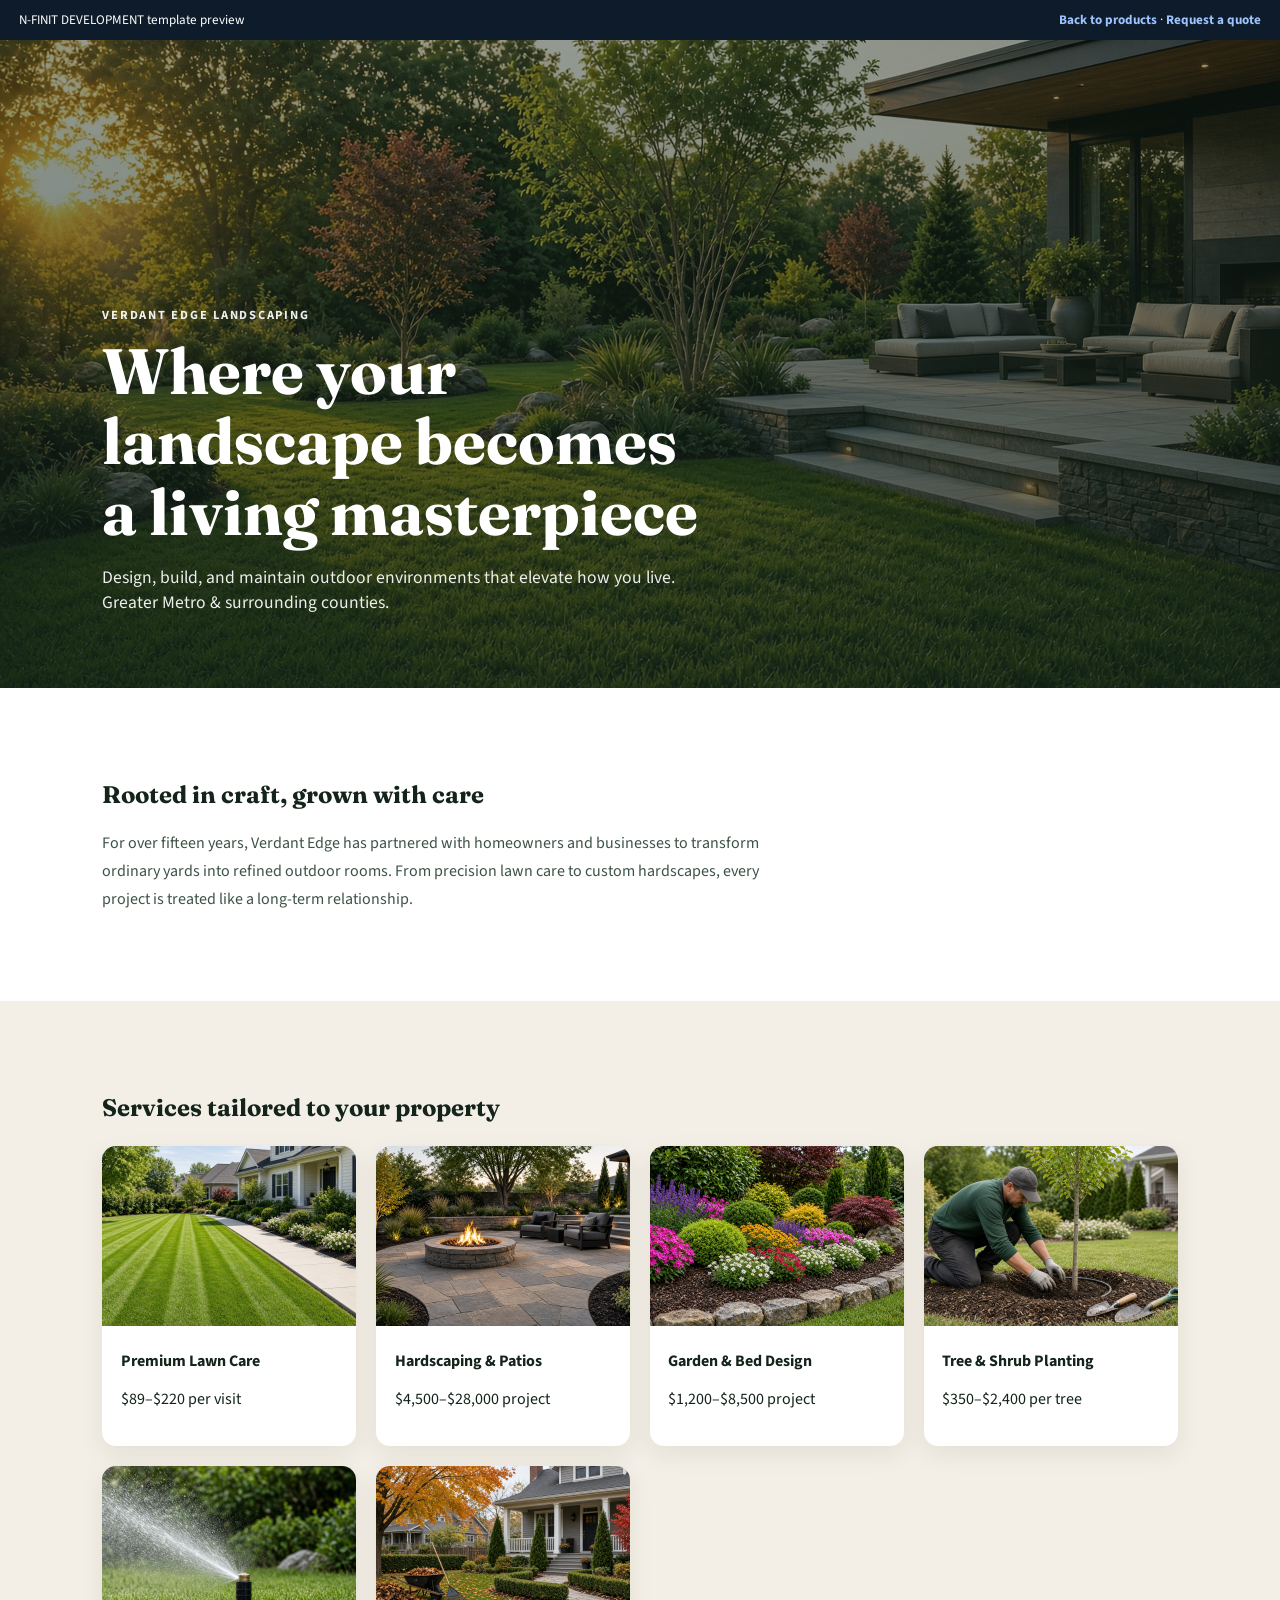
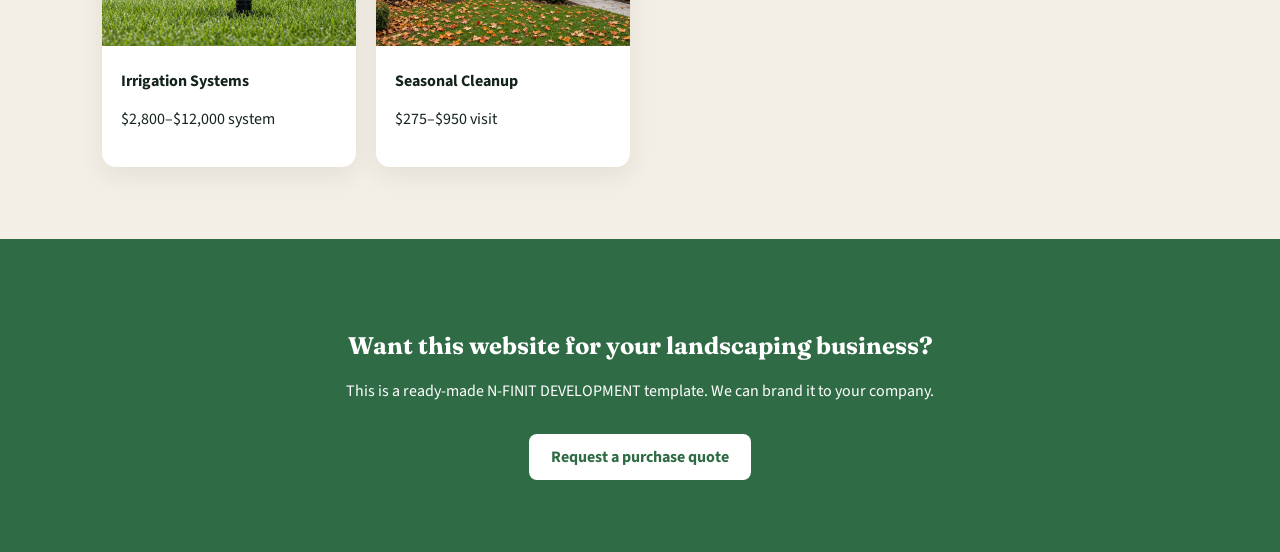
<file: templates/landscaping/index.html>
<!DOCTYPE html>
<html lang="en">
<head>
  <meta charset="UTF-8" />
  <meta name="viewport" content="width=device-width, initial-scale=1.0" />
  <base href="/templates/landscaping/" />
  <title>Verdant Edge Landscaping — Template Preview</title>
  <link rel="preconnect" href="https://fonts.googleapis.com" />
  <link href="https://fonts.googleapis.com/css2?family=Fraunces:wght@500;600;700&family=Source+Sans+3:wght@400;600;700&display=swap" rel="stylesheet" />
  <style>
    :root { --ink:#14241a; --moss:#2f6b45; --sand:#f4efe6; }
    * { box-sizing: border-box; }
    body { margin: 0; font-family: "Source Sans 3", sans-serif; color: var(--ink); background: #fff; }
    .bar { background: #0d1b2a; color: #fff; font-size: 0.82rem; padding: 0.7rem 1.2rem; display: flex; justify-content: space-between; gap: 1rem; flex-wrap: wrap; }
    .bar a { color: #9ec3ff; font-weight: 700; text-decoration: none; }
    .hero { min-height: 72vh; background: linear-gradient(180deg, rgba(20,36,26,0.45), rgba(20,36,26,0.72)), url("images/hero-landscape.jpg") center/cover; color: #fff; display: flex; align-items: flex-end; padding: 4rem 8vw 3.5rem; }
    h1, h2 { font-family: Fraunces, serif; }
    h1 { font-size: clamp(2.2rem, 5vw, 4.2rem); line-height: 1.1; max-width: 14ch; margin: 0 0 0.8rem; }
    .hero p { max-width: 38rem; font-size: 1.1rem; opacity: 0.92; }
    section { padding: 4.5rem 8vw; }
    .services { background: var(--sand); }
    .grid { display: grid; grid-template-columns: repeat(auto-fit, minmax(240px, 1fr)); gap: 1.25rem; }
    .card { background: #fff; border-radius: 14px; overflow: hidden; box-shadow: 0 8px 24px rgba(20,36,26,0.08); }
    .card img { width: 100%; height: 180px; object-fit: cover; }
    .card div { padding: 1.1rem 1.15rem 1.3rem; }
    .cta { background: var(--moss); color: #fff; text-align: center; }
    .cta a { display: inline-block; margin-top: 1rem; background: #fff; color: var(--moss); font-weight: 700; text-decoration: none; padding: 0.75rem 1.4rem; border-radius: 8px; }
  </style>
</head>
<body>
  <div class="bar">
    <span>N-FINIT DEVELOPMENT template preview</span>
    <span><a href="../../products.html">Back to products</a> · <a href="../../index.html#contact">Request a quote</a></span>
  </div>
  <header class="hero">
    <div>
      <p style="letter-spacing:0.14em; text-transform:uppercase; font-size:0.78rem; font-weight:700;">Verdant Edge Landscaping</p>
      <h1>Where your landscape becomes a living masterpiece</h1>
      <p>Design, build, and maintain outdoor environments that elevate how you live. Greater Metro &amp; surrounding counties.</p>
    </div>
  </header>
  <section>
    <h2>Rooted in craft, grown with care</h2>
    <p style="max-width:42rem; line-height:1.75; color:#3d5346;">For over fifteen years, Verdant Edge has partnered with homeowners and businesses to transform ordinary yards into refined outdoor rooms. From precision lawn care to custom hardscapes, every project is treated like a long-term relationship.</p>
  </section>
  <section class="services">
    <h2>Services tailored to your property</h2>
    <div class="grid" style="margin-top:1.5rem;">
      <article class="card"><img src="images/service-lawn-care.jpg" alt=""><div><strong>Premium Lawn Care</strong><p>$89–$220 per visit</p></div></article>
      <article class="card"><img src="images/service-hardscaping.jpg" alt=""><div><strong>Hardscaping &amp; Patios</strong><p>$4,500–$28,000 project</p></div></article>
      <article class="card"><img src="images/service-garden-design.jpg" alt=""><div><strong>Garden &amp; Bed Design</strong><p>$1,200–$8,500 project</p></div></article>
      <article class="card"><img src="images/service-tree-planting.jpg" alt=""><div><strong>Tree &amp; Shrub Planting</strong><p>$350–$2,400 per tree</p></div></article>
      <article class="card"><img src="images/service-irrigation.jpg" alt=""><div><strong>Irrigation Systems</strong><p>$2,800–$12,000 system</p></div></article>
      <article class="card"><img src="images/service-seasonal-cleanup.jpg" alt=""><div><strong>Seasonal Cleanup</strong><p>$275–$950 visit</p></div></article>
    </div>
  </section>
  <section class="cta">
    <h2>Want this website for your landscaping business?</h2>
    <p>This is a ready-made N-FINIT DEVELOPMENT template. We can brand it to your company.</p>
    <a href="../../index.html#contact">Request a purchase quote</a>
  </section>
</body>
</html>
</file>
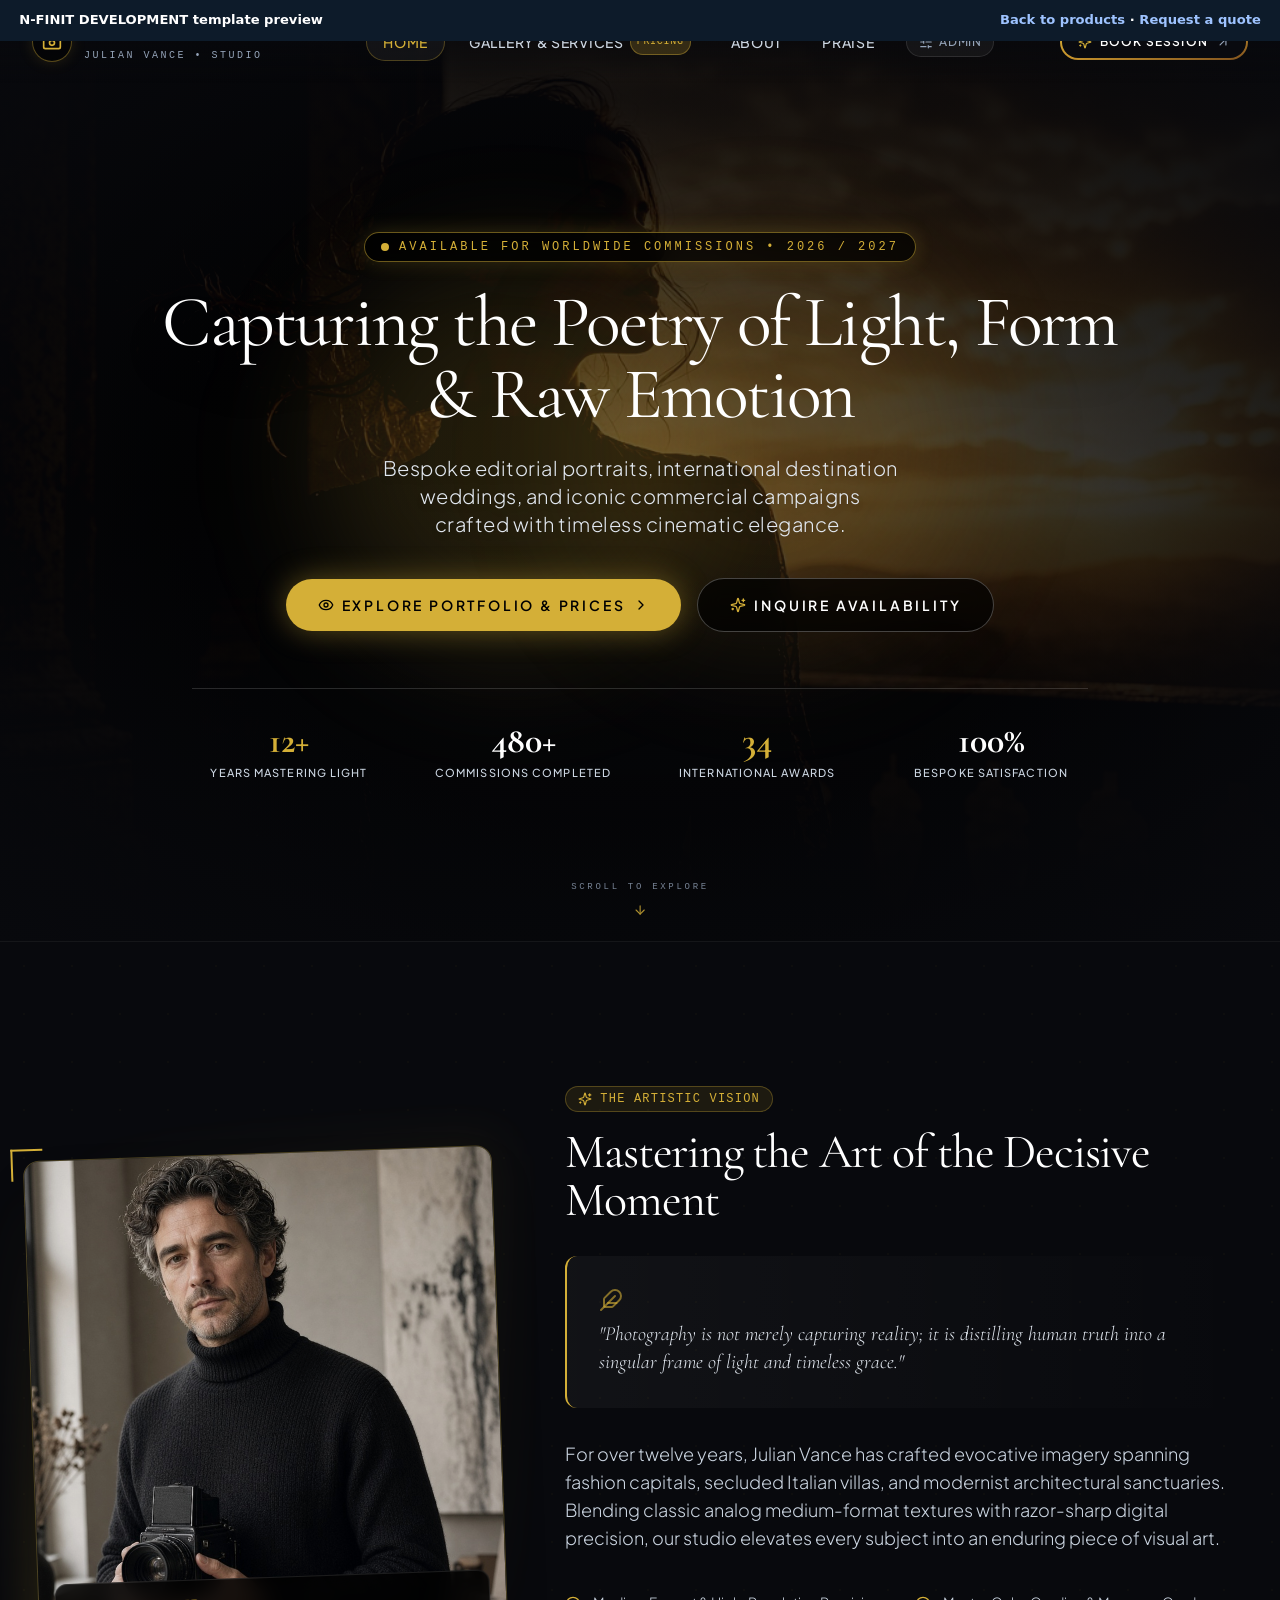
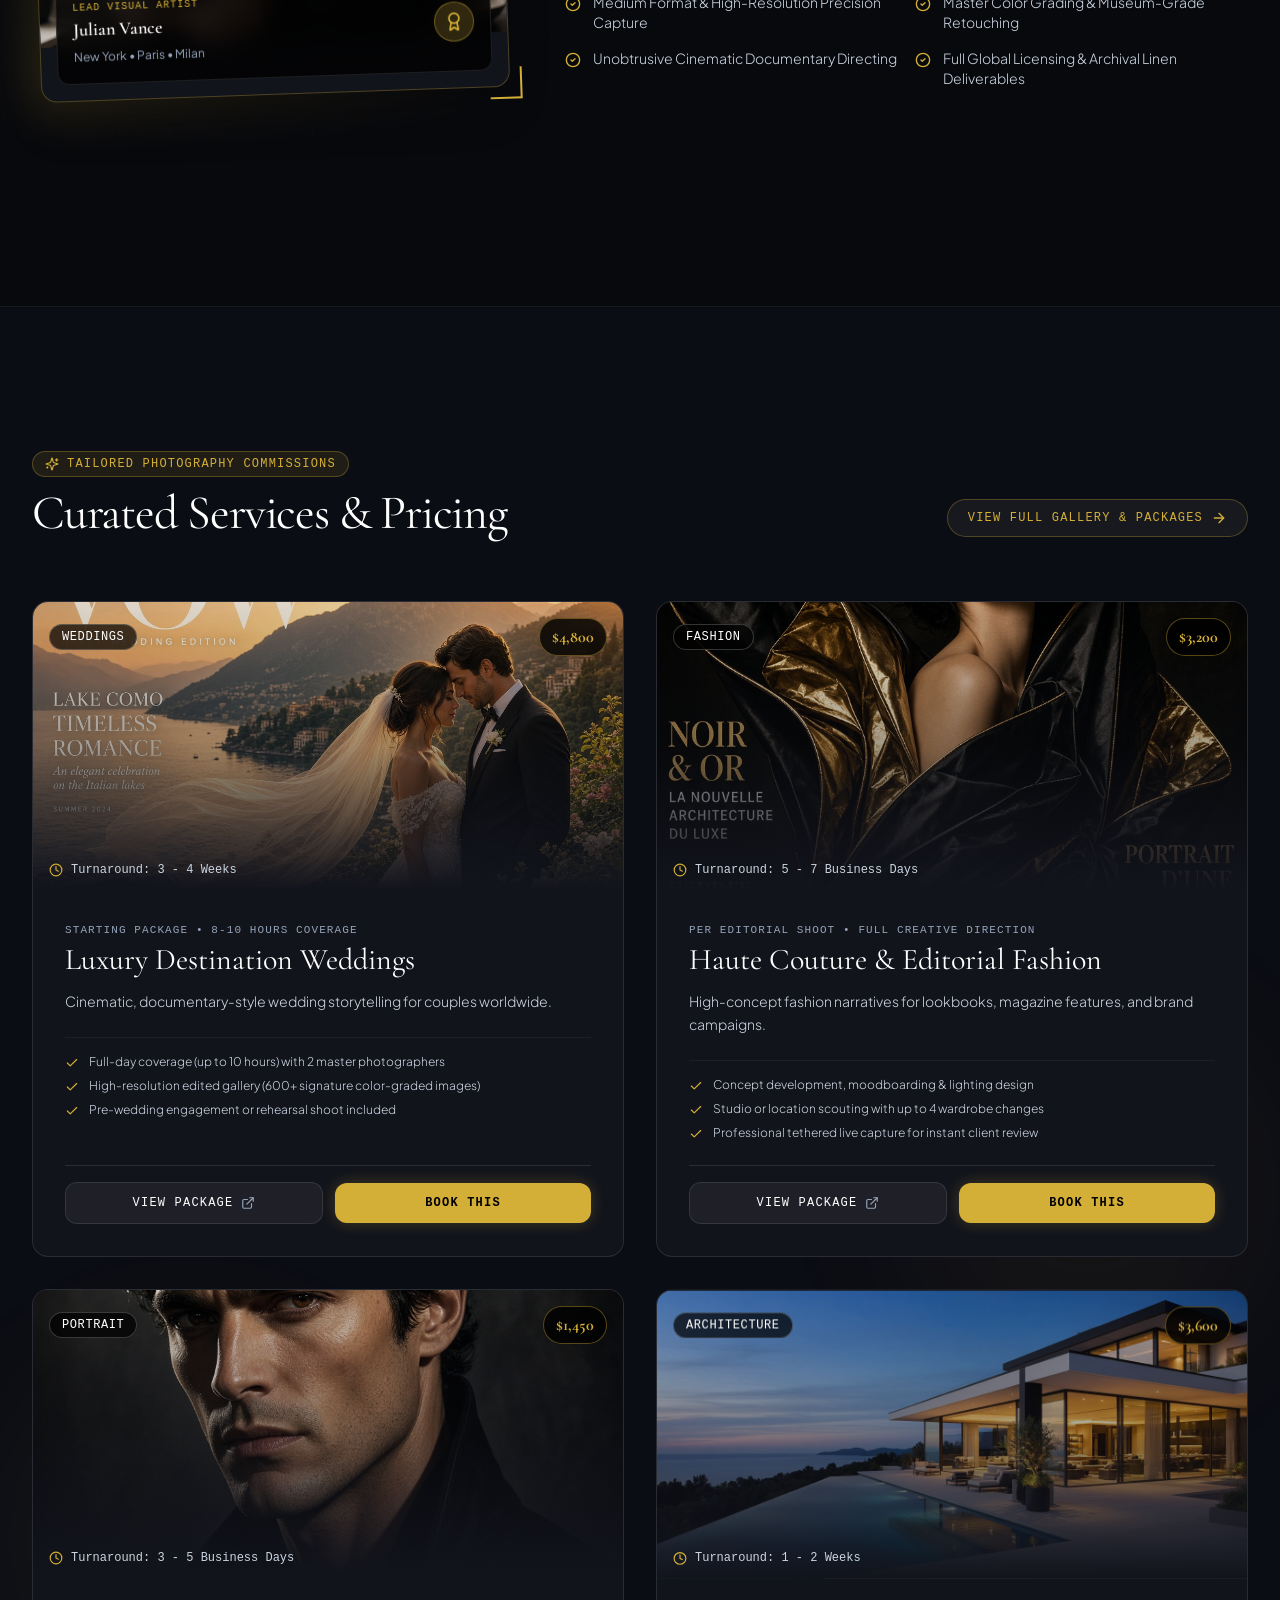
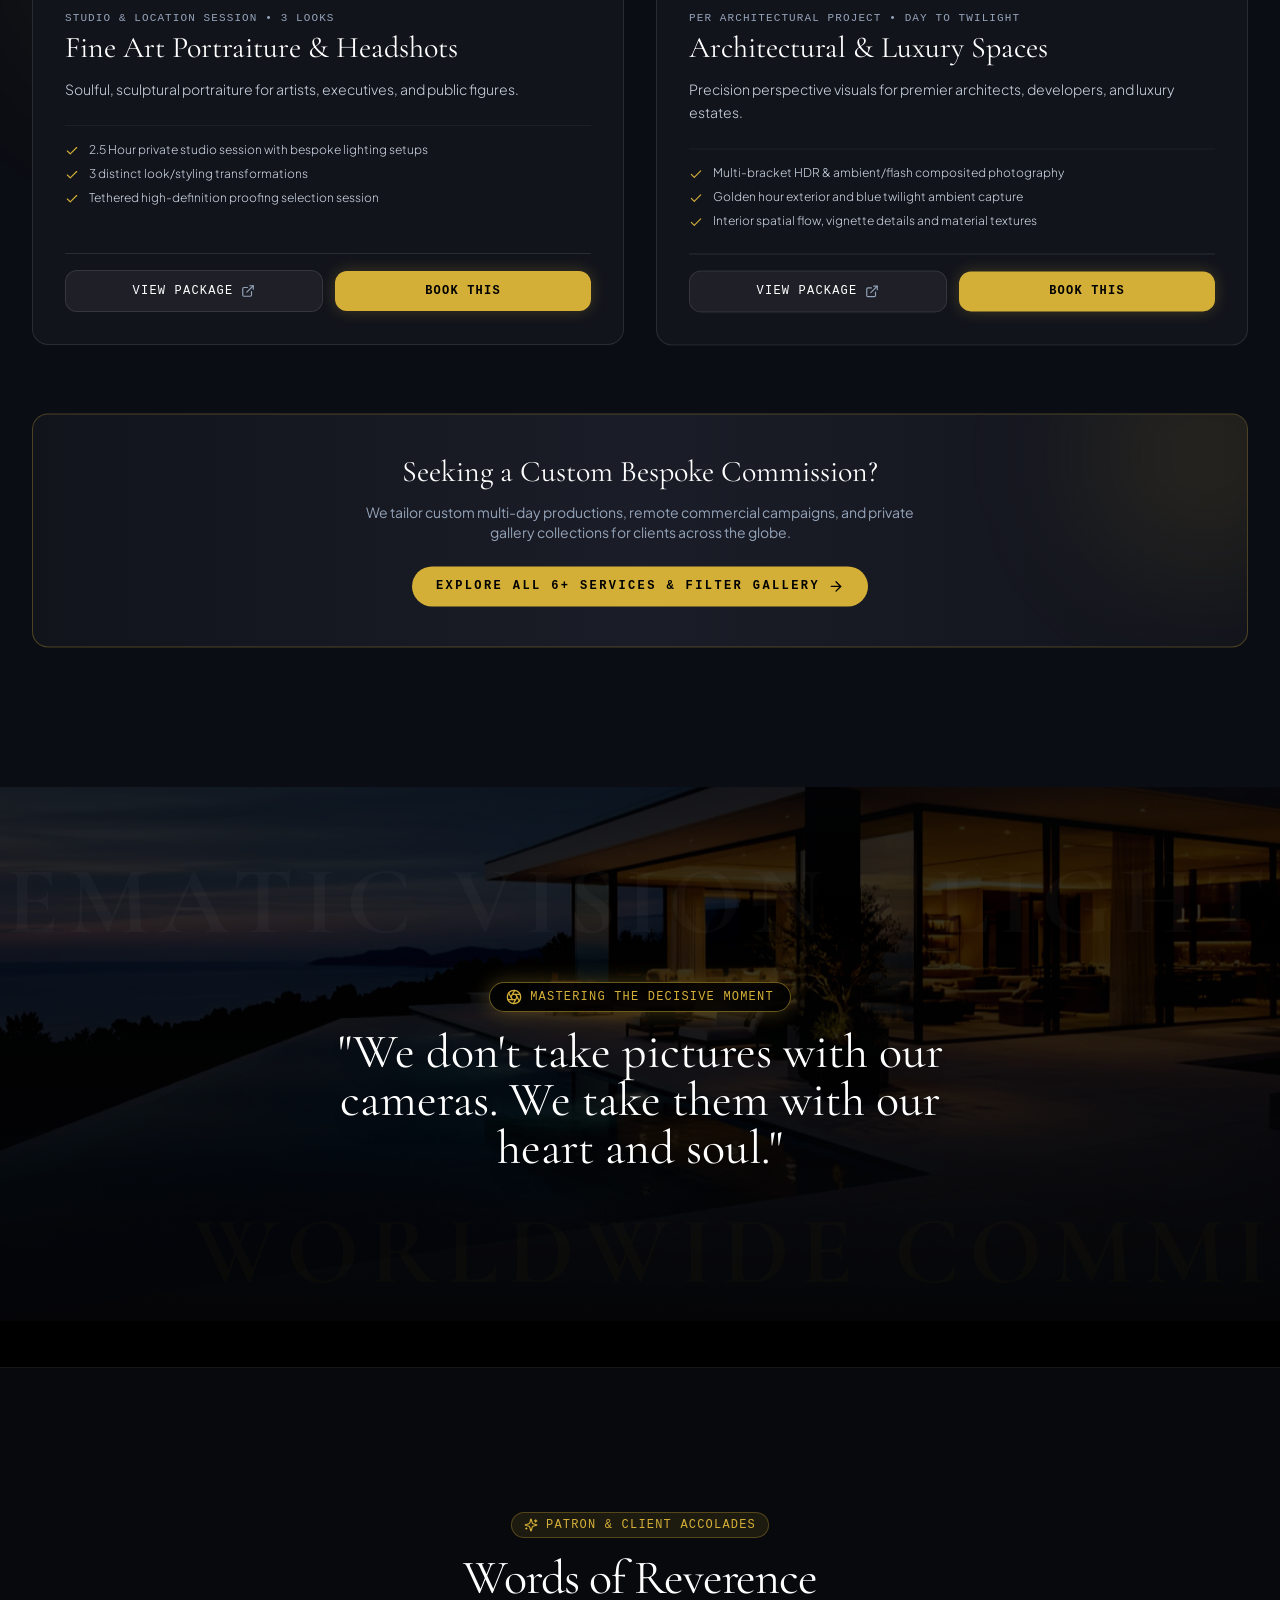
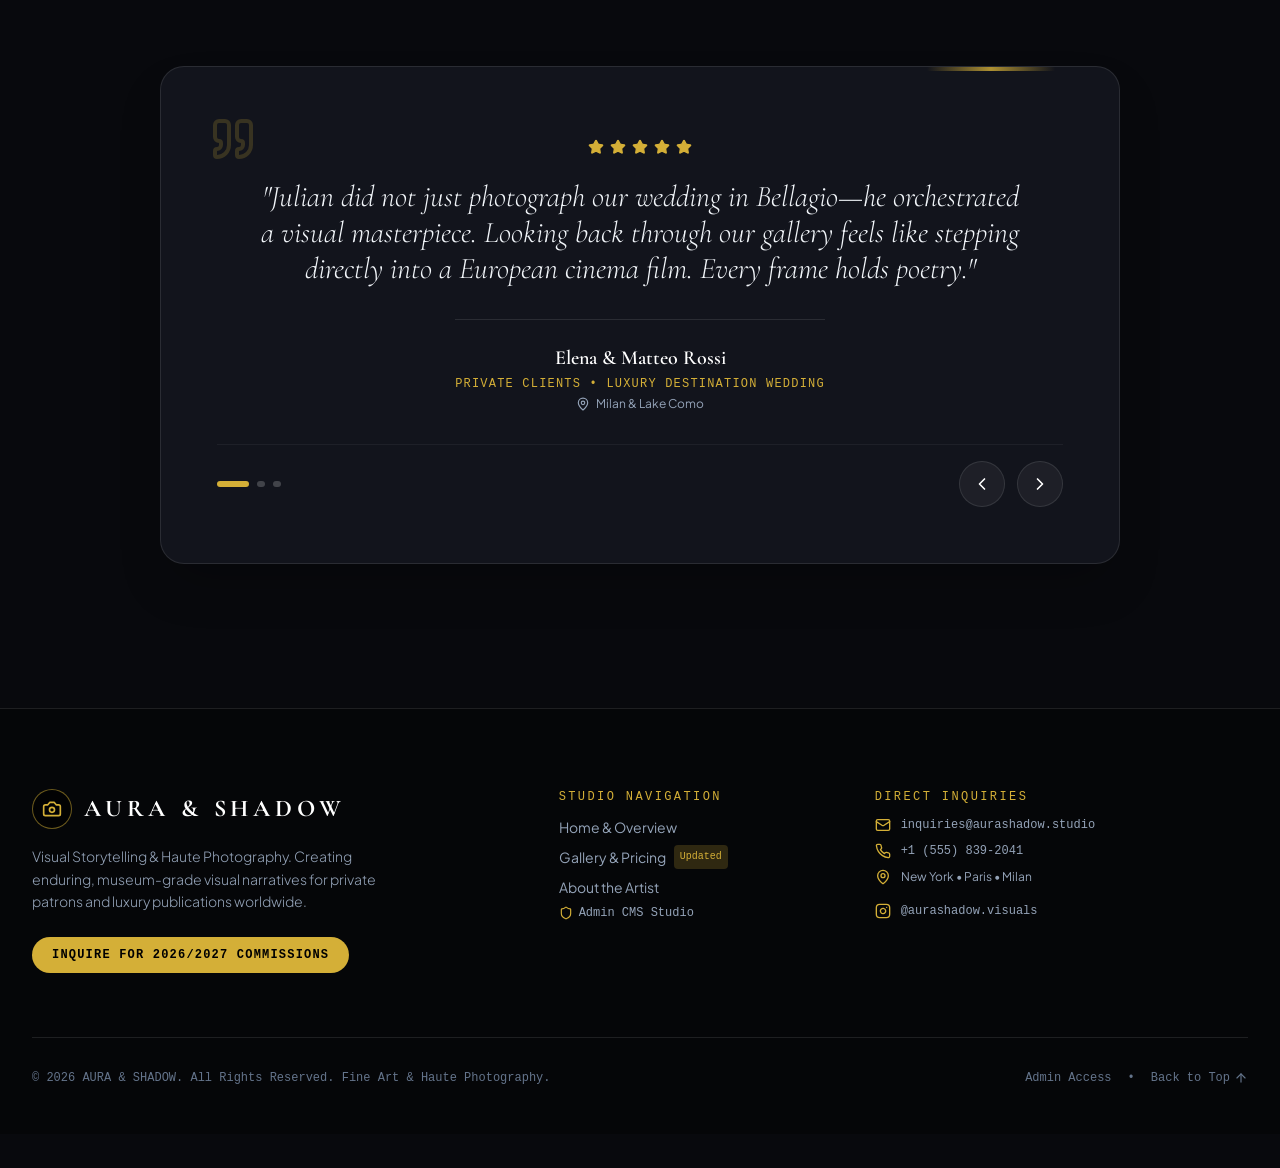
<file: templates/photographer/index.html>
<!doctype html>
<html lang="en" class="dark scroll-smooth">
  <head>
    <meta charset="UTF-8" />
    <link rel="icon" type="image/svg+xml" href="data:image/svg+xml,<svg xmlns='http://www.w3.org/2000/svg' viewBox='0 0 24 24' fill='none' stroke='%23d4af37' stroke-width='2' stroke-linecap='round' stroke-linejoin='round'><path d='M14.5 4h-5L7 7H4a2 2 0 0 0-2 2v9a2 2 0 0 0 2 2h16a2 2 0 0 0 2-2V9a2 2 0 0 0-2-2h-3l-2.5-3z'/><circle cx='12' cy='13' r='3'/></svg>" />
    <meta name="viewport" content="width=device-width, initial-scale=1.0" />
    <base href="/templates/photographer/" />
    <title>AURA & SHADOW | Luxury Visual Studio</title>
    <meta name="description" content="Cinematic photography, editorial portraits, luxury weddings, and architectural visual storytelling." />
    <!-- Google Fonts for Editorial Luxury Feel -->
    <link rel="preconnect" href="https://fonts.googleapis.com">
    <link rel="preconnect" href="https://fonts.gstatic.com" crossorigin>
    <link href="https://fonts.googleapis.com/css2?family=Cormorant+Garamond:ital,wght@0,300;0,400;0,500;0,600;0,700;1,400&family=Plus+Jakarta+Sans:wght@300;400;500;600;700;800&family=Playfair+Display:ital,wght@0,400;0,600;0,700;0,900;1,400&display=swap" rel="stylesheet">
    <script type="module" crossorigin src="/templates/photographer/assets/index-Rvfcyx2v.js"></script>
    <link rel="stylesheet" crossorigin href="/templates/photographer/assets/index-CenpqPDd.css">
  </head>
  <body class="bg-[#08090D] text-slate-100 antialiased selection:bg-[#c5922c]/30 selection:text-white overflow-x-hidden">
    <div style="position:sticky;top:0;z-index:80;background:#0d1b2a;color:#fff;font:600 0.82rem/1.4 Inter,system-ui,sans-serif;padding:0.7rem 1.2rem;display:flex;justify-content:space-between;gap:1rem;flex-wrap:wrap;">
      <span>N-FINIT DEVELOPMENT template preview</span>
      <span><a href="../../products.html" style="color:#9ec3ff;text-decoration:none;">Back to products</a> · <a href="../../index.html#contact" style="color:#9ec3ff;text-decoration:none;">Request a quote</a></span>
    </div>
    <div id="root"></div>
  </body>
</html>
</file>
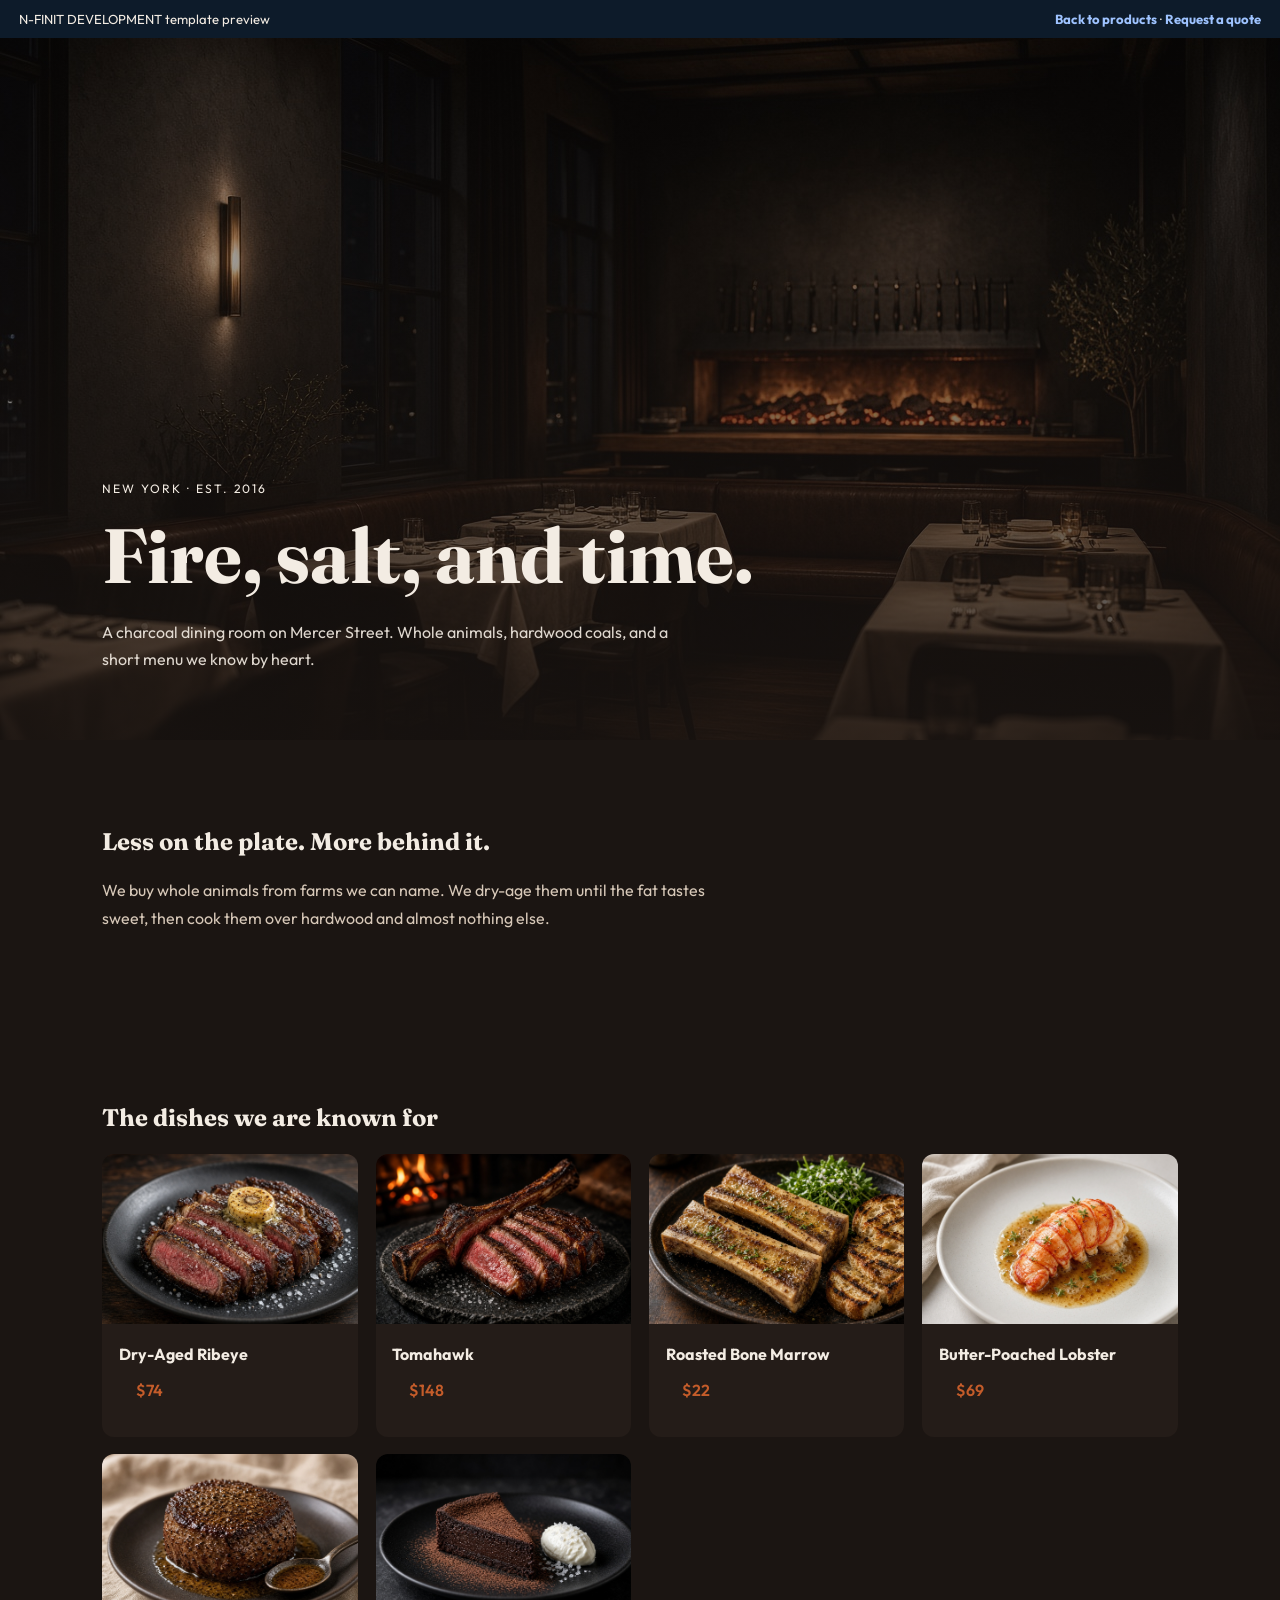
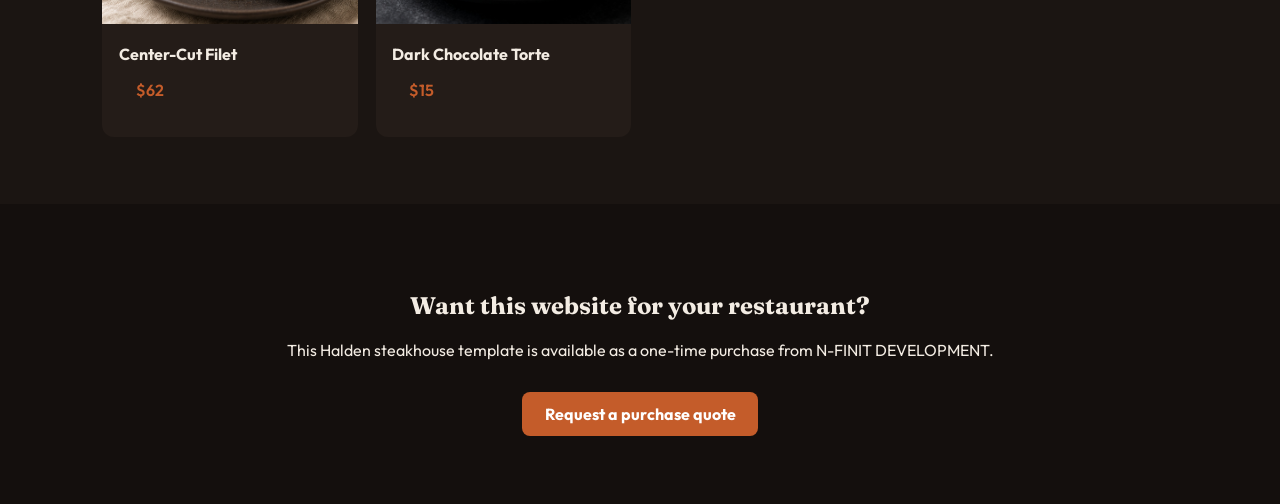
<file: templates/steakhouse/index.html>
<!DOCTYPE html>
<html lang="en">
<head>
  <meta charset="UTF-8" />
  <meta name="viewport" content="width=device-width, initial-scale=1.0" />
  <base href="/templates/steakhouse/" />
  <title>Halden — Steakhouse Template Preview</title>
  <link rel="preconnect" href="https://fonts.googleapis.com" />
  <link href="https://fonts.googleapis.com/css2?family=Fraunces:ital,wght@0,500;0,600;1,500&family=Outfit:wght@300;400;500;600&display=swap" rel="stylesheet" />
  <style>
    :root { --bg:#1b1512; --ember:#c45c2a; --paper:#f3ece3; }
    * { box-sizing: border-box; }
    body { margin: 0; font-family: Outfit, sans-serif; background: var(--bg); color: var(--paper); }
    .bar { background: #0d1b2a; font-size: 0.82rem; padding: 0.7rem 1.2rem; display: flex; justify-content: space-between; gap: 1rem; flex-wrap: wrap; }
    .bar a { color: #9ec3ff; font-weight: 700; text-decoration: none; }
    .hero { min-height: 78vh; background: linear-gradient(180deg, rgba(27,21,18,0.25), rgba(27,21,18,0.82)), url("images/hero.png") center/cover; display: flex; align-items: flex-end; padding: 4rem 8vw 3.2rem; }
    h1, h2 { font-family: Fraunces, serif; }
    h1 { font-size: clamp(2.4rem, 6vw, 5rem); margin: 0 0 0.6rem; }
    section { padding: 4.2rem 8vw; }
    .grid { display: grid; grid-template-columns: repeat(auto-fit, minmax(220px, 1fr)); gap: 1.1rem; }
    .dish { background: #241c18; border-radius: 12px; overflow: hidden; }
    .dish img { width: 100%; height: 170px; object-fit: cover; }
    .dish div { padding: 1rem 1.05rem 1.15rem; }
    .price { color: var(--ember); font-weight: 600; }
    .cta { text-align: center; background: #140f0d; }
    .cta a { display: inline-block; margin-top: 1rem; background: var(--ember); color: #fff; font-weight: 700; text-decoration: none; padding: 0.75rem 1.4rem; border-radius: 8px; }
  </style>
</head>
<body>
  <div class="bar">
    <span>N-FINIT DEVELOPMENT template preview</span>
    <span><a href="../../products.html">Back to products</a> · <a href="../../index.html#contact">Request a quote</a></span>
  </div>
  <header class="hero">
    <div>
      <p style="letter-spacing:0.16em; text-transform:uppercase; font-size:0.76rem;">New York · Est. 2016</p>
      <h1>Fire, salt, and time.</h1>
      <p style="max-width:36rem; line-height:1.7; opacity:0.9;">A charcoal dining room on Mercer Street. Whole animals, hardwood coals, and a short menu we know by heart.</p>
    </div>
  </header>
  <section>
    <h2>Less on the plate. More behind it.</h2>
    <p style="max-width:40rem; line-height:1.75; color:#d7c8b8;">We buy whole animals from farms we can name. We dry-age them until the fat tastes sweet, then cook them over hardwood and almost nothing else.</p>
  </section>
  <section>
    <h2>The dishes we are known for</h2>
    <div class="grid" style="margin-top:1.4rem;">
      <article class="dish"><img src="images/ribeye.png" alt=""><div><strong>Dry-Aged Ribeye</strong><div class="price">$74</div></div></article>
      <article class="dish"><img src="images/tomahawk.png" alt=""><div><strong>Tomahawk</strong><div class="price">$148</div></div></article>
      <article class="dish"><img src="images/marrow.png" alt=""><div><strong>Roasted Bone Marrow</strong><div class="price">$22</div></div></article>
      <article class="dish"><img src="images/lobster.png" alt=""><div><strong>Butter-Poached Lobster</strong><div class="price">$69</div></div></article>
      <article class="dish"><img src="images/filet.png" alt=""><div><strong>Center-Cut Filet</strong><div class="price">$62</div></div></article>
      <article class="dish"><img src="images/torte.png" alt=""><div><strong>Dark Chocolate Torte</strong><div class="price">$15</div></div></article>
    </div>
  </section>
  <section class="cta">
    <h2>Want this website for your restaurant?</h2>
    <p>This Halden steakhouse template is available as a one-time purchase from N-FINIT DEVELOPMENT.</p>
    <a href="../../index.html#contact">Request a purchase quote</a>
  </section>
</body>
</html>
</file>
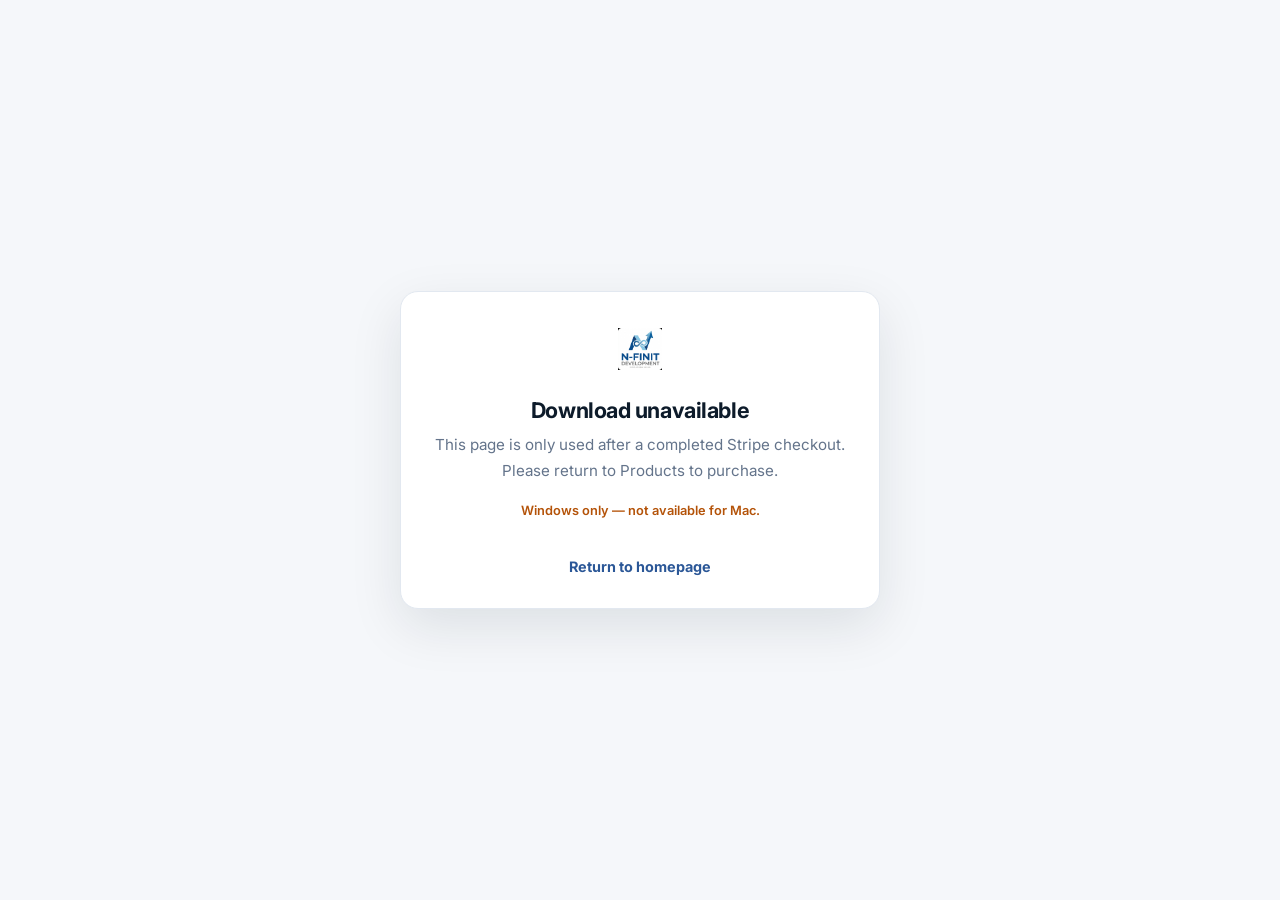
<file: paid.html>
<!DOCTYPE html>
<html lang="en">
<head>
  <meta charset="UTF-8" />
  <meta name="viewport" content="width=device-width, initial-scale=1.0" />
  <meta name="robots" content="noindex, nofollow" />
  <title>Download — N-FINIT DEVELOPMENT</title>
  <link rel="icon" href="data:,">
  <link rel="preconnect" href="https://fonts.googleapis.com" />
  <link rel="preconnect" href="https://fonts.gstatic.com" crossorigin />
  <link href="https://fonts.googleapis.com/css2?family=Inter:wght@400;600;700;800;900&display=swap" rel="stylesheet" />
  <style>
    :root { --navy:#0d1b2a; --accent:#2b5797; }
    * { box-sizing: border-box; }
    body {
      margin: 0;
      min-height: 100vh;
      font-family: Inter, system-ui, sans-serif;
      background: #f5f7fa;
      color: var(--navy);
      display: flex;
      align-items: center;
      justify-content: center;
      padding: 2rem 1rem;
    }
    .card {
      background: #fff;
      border: 1px solid #e2e8f0;
      border-radius: 18px;
      max-width: 480px;
      width: 100%;
      padding: 2.25rem 2rem 2rem;
      box-shadow: 0 18px 52px rgba(13,27,42,0.1);
      text-align: center;
    }
    img.logo { height: 42px; width: auto; margin-bottom: 1.4rem; }
    h1 { font-size: 1.35rem; margin: 0 0 0.6rem; letter-spacing: -0.02em; }
    p { color: #64748b; font-size: 0.95rem; line-height: 1.7; margin: 0 0 1rem; }
    .note { font-size: 0.8rem; color: #b45309; font-weight: 600; }
    .home { display: inline-block; margin-top: 1.25rem; color: var(--accent); font-weight: 700; font-size: 0.9rem; text-decoration: none; }
  </style>
</head>
<body>
  <div class="card">
    <a href="index.html"><img class="logo" src="N-FNIT%20Logo.png?v=2" alt="N-FINIT DEVELOPMENT" /></a>
    <h1 id="title">Preparing your download</h1>
    <p id="message">If you just completed checkout, your Windows installer should start downloading automatically.</p>
    <p class="note">Windows only &mdash; not available for Mac.</p>
    <a class="home" href="index.html">Return to homepage</a>
  </div>
  <script>
    (function () {
      var params = new URLSearchParams(window.location.search);
      var product = (params.get('product') || '').toLowerCase();
      var session = params.get('session_id') || params.get('checkout_session_id') || '';
      var isLocal = location.hostname === 'localhost' || location.hostname === '127.0.0.1';
      var paid = /^cs_(test|live)_/.test(session) && session.length > 20;
      var files = {
        orion: {
          name: 'Orion-Setup-1.0.0.exe',
          label: 'Orion'
        },
        mapplot: {
          name: 'MapPlot-Setup-1.0.0.exe',
          label: 'Map Plot'
        }
      };
      var item = files[product];
      var title = document.getElementById('title');
      var message = document.getElementById('message');

      if (!item || (!isLocal && !paid)) {
        title.textContent = 'Download unavailable';
        message.textContent = 'This page is only used after a completed Stripe checkout. Please return to Products to purchase.';
        return;
      }

      var fileUrl = (isLocal ? 'downloads/' : 'https://github.com/onemoresn/nfinitdevelopment/raw/main/downloads/') + item.name;
      title.textContent = 'Thank you for your purchase';
      message.textContent = 'Your ' + item.label + ' Windows installer is starting. Keep this window open until the download begins.';
      window.setTimeout(function () {
        window.location.assign(fileUrl);
      }, 600);
    })();
  </script>
</body>
</html>
</file>
<file: templates/photographer/assets/index-CenpqPDd.css>
*,:before,:after{--tw-border-spacing-x: 0;--tw-border-spacing-y: 0;--tw-translate-x: 0;--tw-translate-y: 0;--tw-rotate: 0;--tw-skew-x: 0;--tw-skew-y: 0;--tw-scale-x: 1;--tw-scale-y: 1;--tw-pan-x: ;--tw-pan-y: ;--tw-pinch-zoom: ;--tw-scroll-snap-strictness: proximity;--tw-gradient-from-position: ;--tw-gradient-via-position: ;--tw-gradient-to-position: ;--tw-ordinal: ;--tw-slashed-zero: ;--tw-numeric-figure: ;--tw-numeric-spacing: ;--tw-numeric-fraction: ;--tw-ring-inset: ;--tw-ring-offset-width: 0px;--tw-ring-offset-color: #fff;--tw-ring-color: rgb(59 130 246 / .5);--tw-ring-offset-shadow: 0 0 #0000;--tw-ring-shadow: 0 0 #0000;--tw-shadow: 0 0 #0000;--tw-shadow-colored: 0 0 #0000;--tw-blur: ;--tw-brightness: ;--tw-contrast: ;--tw-grayscale: ;--tw-hue-rotate: ;--tw-invert: ;--tw-saturate: ;--tw-sepia: ;--tw-drop-shadow: ;--tw-backdrop-blur: ;--tw-backdrop-brightness: ;--tw-backdrop-contrast: ;--tw-backdrop-grayscale: ;--tw-backdrop-hue-rotate: ;--tw-backdrop-invert: ;--tw-backdrop-opacity: ;--tw-backdrop-saturate: ;--tw-backdrop-sepia: ;--tw-contain-size: ;--tw-contain-layout: ;--tw-contain-paint: ;--tw-contain-style: }::backdrop{--tw-border-spacing-x: 0;--tw-border-spacing-y: 0;--tw-translate-x: 0;--tw-translate-y: 0;--tw-rotate: 0;--tw-skew-x: 0;--tw-skew-y: 0;--tw-scale-x: 1;--tw-scale-y: 1;--tw-pan-x: ;--tw-pan-y: ;--tw-pinch-zoom: ;--tw-scroll-snap-strictness: proximity;--tw-gradient-from-position: ;--tw-gradient-via-position: ;--tw-gradient-to-position: ;--tw-ordinal: ;--tw-slashed-zero: ;--tw-numeric-figure: ;--tw-numeric-spacing: ;--tw-numeric-fraction: ;--tw-ring-inset: ;--tw-ring-offset-width: 0px;--tw-ring-offset-color: #fff;--tw-ring-color: rgb(59 130 246 / .5);--tw-ring-offset-shadow: 0 0 #0000;--tw-ring-shadow: 0 0 #0000;--tw-shadow: 0 0 #0000;--tw-shadow-colored: 0 0 #0000;--tw-blur: ;--tw-brightness: ;--tw-contrast: ;--tw-grayscale: ;--tw-hue-rotate: ;--tw-invert: ;--tw-saturate: ;--tw-sepia: ;--tw-drop-shadow: ;--tw-backdrop-blur: ;--tw-backdrop-brightness: ;--tw-backdrop-contrast: ;--tw-backdrop-grayscale: ;--tw-backdrop-hue-rotate: ;--tw-backdrop-invert: ;--tw-backdrop-opacity: ;--tw-backdrop-saturate: ;--tw-backdrop-sepia: ;--tw-contain-size: ;--tw-contain-layout: ;--tw-contain-paint: ;--tw-contain-style: }*,:before,:after{box-sizing:border-box;border-width:0;border-style:solid;border-color:#e5e7eb}:before,:after{--tw-content: ""}html,:host{line-height:1.5;-webkit-text-size-adjust:100%;-moz-tab-size:4;-o-tab-size:4;tab-size:4;font-family:Plus Jakarta Sans,Inter,system-ui,sans-serif;font-feature-settings:normal;font-variation-settings:normal;-webkit-tap-highlight-color:transparent}body{margin:0;line-height:inherit}hr{height:0;color:inherit;border-top-width:1px}abbr:where([title]){-webkit-text-decoration:underline dotted;text-decoration:underline dotted}h1,h2,h3,h4,h5,h6{font-size:inherit;font-weight:inherit}a{color:inherit;text-decoration:inherit}b,strong{font-weight:bolder}code,kbd,samp,pre{font-family:JetBrains Mono,monospace;font-feature-settings:normal;font-variation-settings:normal;font-size:1em}small{font-size:80%}sub,sup{font-size:75%;line-height:0;position:relative;vertical-align:baseline}sub{bottom:-.25em}sup{top:-.5em}table{text-indent:0;border-color:inherit;border-collapse:collapse}button,input,optgroup,select,textarea{font-family:inherit;font-feature-settings:inherit;font-variation-settings:inherit;font-size:100%;font-weight:inherit;line-height:inherit;letter-spacing:inherit;color:inherit;margin:0;padding:0}button,select{text-transform:none}button,input:where([type=button]),input:where([type=reset]),input:where([type=submit]){-webkit-appearance:button;background-color:transparent;background-image:none}:-moz-focusring{outline:auto}:-moz-ui-invalid{box-shadow:none}progress{vertical-align:baseline}::-webkit-inner-spin-button,::-webkit-outer-spin-button{height:auto}[type=search]{-webkit-appearance:textfield;outline-offset:-2px}::-webkit-search-decoration{-webkit-appearance:none}::-webkit-file-upload-button{-webkit-appearance:button;font:inherit}summary{display:list-item}blockquote,dl,dd,h1,h2,h3,h4,h5,h6,hr,figure,p,pre{margin:0}fieldset{margin:0;padding:0}legend{padding:0}ol,ul,menu{list-style:none;margin:0;padding:0}dialog{padding:0}textarea{resize:vertical}input::-moz-placeholder,textarea::-moz-placeholder{opacity:1;color:#9ca3af}input::placeholder,textarea::placeholder{opacity:1;color:#9ca3af}button,[role=button]{cursor:pointer}:disabled{cursor:default}img,svg,video,canvas,audio,iframe,embed,object{display:block;vertical-align:middle}img,video{max-width:100%;height:auto}[hidden]:where(:not([hidden=until-found])){display:none}html{scroll-behavior:smooth;font-family:Plus Jakarta Sans,system-ui,-apple-system,BlinkMacSystemFont,Segoe UI,Roboto,Oxygen,Ubuntu,Cantarell,Open Sans,Helvetica Neue,sans-serif;background-color:#08090d;color:#f8fafc}::-webkit-scrollbar{width:8px;height:8px}::-webkit-scrollbar-track{background:#08090d}::-webkit-scrollbar-thumb{background:#272b3b;border-radius:4px}::-webkit-scrollbar-thumb:hover{background:#d4af37}.pointer-events-none{pointer-events:none}.pointer-events-auto{pointer-events:auto}.fixed{position:fixed}.absolute{position:absolute}.relative{position:relative}.-inset-2{top:-.5rem;right:-.5rem;bottom:-.5rem;left:-.5rem}.inset-0{top:0;right:0;bottom:0;left:0}.inset-x-0{left:0;right:0}.-bottom-3{bottom:-.75rem}.-left-3{left:-.75rem}.-right-20{right:-5rem}.-right-3{right:-.75rem}.-top-20{top:-5rem}.-top-3{top:-.75rem}.-top-\[20\%\]{top:-20%}.bottom-0{bottom:0}.bottom-1\/3{bottom:33.333333%}.bottom-1\/4{bottom:25%}.bottom-2{bottom:.5rem}.bottom-2\.5{bottom:.625rem}.bottom-3{bottom:.75rem}.bottom-4{bottom:1rem}.bottom-6{bottom:1.5rem}.left-0{left:0}.left-1\/2{left:50%}.left-1\/3{left:33.333333%}.left-1\/4{left:25%}.left-2{left:.5rem}.left-3{left:.75rem}.left-4{left:1rem}.left-6{left:1.5rem}.left-8{left:2rem}.right-0{right:0}.right-1\/3{right:33.333333%}.right-1\/4{right:25%}.right-16{right:4rem}.right-3{right:.75rem}.right-4{right:1rem}.right-5{right:1.25rem}.right-6{right:1.5rem}.top-0{top:0}.top-1\/2{top:50%}.top-1\/3{top:33.333333%}.top-1\/4{top:25%}.top-2{top:.5rem}.top-20{top:5rem}.top-3{top:.75rem}.top-4{top:1rem}.top-5{top:1.25rem}.top-6{top:1.5rem}.top-8{top:2rem}.z-0{z-index:0}.z-10{z-index:10}.z-20{z-index:20}.z-50{z-index:50}.mx-auto{margin-left:auto;margin-right:auto}.my-4{margin-top:1rem;margin-bottom:1rem}.my-8{margin-top:2rem;margin-bottom:2rem}.mb-1{margin-bottom:.25rem}.mb-1\.5{margin-bottom:.375rem}.mb-10{margin-bottom:2.5rem}.mb-12{margin-bottom:3rem}.mb-14{margin-bottom:3.5rem}.mb-16{margin-bottom:4rem}.mb-2{margin-bottom:.5rem}.mb-20{margin-bottom:5rem}.mb-3{margin-bottom:.75rem}.mb-4{margin-bottom:1rem}.mb-6{margin-bottom:1.5rem}.mb-8{margin-bottom:2rem}.ml-2{margin-left:.5rem}.mt-0\.5{margin-top:.125rem}.mt-1{margin-top:.25rem}.mt-14{margin-top:3.5rem}.mt-16{margin-top:4rem}.mt-2{margin-top:.5rem}.mt-20{margin-top:5rem}.mt-3{margin-top:.75rem}.mt-4{margin-top:1rem}.mt-6{margin-top:1.5rem}.mt-8{margin-top:2rem}.line-clamp-1{overflow:hidden;display:-webkit-box;-webkit-box-orient:vertical;-webkit-line-clamp:1}.line-clamp-2{overflow:hidden;display:-webkit-box;-webkit-box-orient:vertical;-webkit-line-clamp:2}.block{display:block}.flex{display:flex}.inline-flex{display:inline-flex}.grid{display:grid}.hidden{display:none}.aspect-\[16\/9\]{aspect-ratio:16/9}.aspect-\[3\/4\]{aspect-ratio:3/4}.aspect-\[4\/3\]{aspect-ratio:4/3}.aspect-square{aspect-ratio:1 / 1}.h-1{height:.25rem}.h-1\.5{height:.375rem}.h-10{height:2.5rem}.h-12{height:3rem}.h-14{height:3.5rem}.h-16{height:4rem}.h-2{height:.5rem}.h-3{height:.75rem}.h-3\.5{height:.875rem}.h-4{height:1rem}.h-48{height:12rem}.h-5{height:1.25rem}.h-56{height:14rem}.h-6{height:1.5rem}.h-60{height:15rem}.h-64{height:16rem}.h-7{height:1.75rem}.h-8{height:2rem}.h-96{height:24rem}.h-\[140\%\]{height:140%}.h-\[460px\]{height:460px}.h-\[480px\]{height:480px}.h-full{height:100%}.max-h-32{max-height:8rem}.max-h-48{max-height:12rem}.max-h-\[70vh\]{max-height:70vh}.max-h-\[82vh\]{max-height:82vh}.min-h-\[95vh\]{min-height:95vh}.min-h-screen{min-height:100vh}.w-10{width:2.5rem}.w-12{width:3rem}.w-14{width:3.5rem}.w-16{width:4rem}.w-2{width:.5rem}.w-3{width:.75rem}.w-3\.5{width:.875rem}.w-32{width:8rem}.w-4{width:1rem}.w-5{width:1.25rem}.w-6{width:1.5rem}.w-60{width:15rem}.w-7{width:1.75rem}.w-8{width:2rem}.w-96{width:24rem}.w-auto{width:auto}.w-full{width:100%}.min-w-0{min-width:0px}.max-w-2xl{max-width:42rem}.max-w-3xl{max-width:48rem}.max-w-4xl{max-width:56rem}.max-w-5xl{max-width:64rem}.max-w-7xl{max-width:80rem}.max-w-md{max-width:28rem}.max-w-sm{max-width:24rem}.max-w-xl{max-width:36rem}.flex-1{flex:1 1 0%}.flex-shrink-0{flex-shrink:0}.origin-center{transform-origin:center}.-translate-x-1\/2{--tw-translate-x: -50%;transform:translate(var(--tw-translate-x),var(--tw-translate-y)) rotate(var(--tw-rotate)) skew(var(--tw-skew-x)) skewY(var(--tw-skew-y)) scaleX(var(--tw-scale-x)) scaleY(var(--tw-scale-y))}.-translate-y-1\/2{--tw-translate-y: -50%;transform:translate(var(--tw-translate-x),var(--tw-translate-y)) rotate(var(--tw-rotate)) skew(var(--tw-skew-x)) skewY(var(--tw-skew-y)) scaleX(var(--tw-scale-x)) scaleY(var(--tw-scale-y))}.translate-y-2{--tw-translate-y: .5rem;transform:translate(var(--tw-translate-x),var(--tw-translate-y)) rotate(var(--tw-rotate)) skew(var(--tw-skew-x)) skewY(var(--tw-skew-y)) scaleX(var(--tw-scale-x)) scaleY(var(--tw-scale-y))}.scale-0{--tw-scale-x: 0;--tw-scale-y: 0;transform:translate(var(--tw-translate-x),var(--tw-translate-y)) rotate(var(--tw-rotate)) skew(var(--tw-skew-x)) skewY(var(--tw-skew-y)) scaleX(var(--tw-scale-x)) scaleY(var(--tw-scale-y))}.scale-110{--tw-scale-x: 1.1;--tw-scale-y: 1.1;transform:translate(var(--tw-translate-x),var(--tw-translate-y)) rotate(var(--tw-rotate)) skew(var(--tw-skew-x)) skewY(var(--tw-skew-y)) scaleX(var(--tw-scale-x)) scaleY(var(--tw-scale-y))}.scale-95{--tw-scale-x: .95;--tw-scale-y: .95;transform:translate(var(--tw-translate-x),var(--tw-translate-y)) rotate(var(--tw-rotate)) skew(var(--tw-skew-x)) skewY(var(--tw-skew-y)) scaleX(var(--tw-scale-x)) scaleY(var(--tw-scale-y))}.transform{transform:translate(var(--tw-translate-x),var(--tw-translate-y)) rotate(var(--tw-rotate)) skew(var(--tw-skew-x)) skewY(var(--tw-skew-y)) scaleX(var(--tw-scale-x)) scaleY(var(--tw-scale-y))}@keyframes bounce{0%,to{transform:translateY(-25%);animation-timing-function:cubic-bezier(.8,0,1,1)}50%{transform:none;animation-timing-function:cubic-bezier(0,0,.2,1)}}.animate-bounce{animation:bounce 1s infinite}@keyframes float{0%,to{transform:translateY(0)}50%{transform:translateY(-10px)}}.animate-float-slow{animation:float 6s ease-in-out infinite}@keyframes ping{75%,to{transform:scale(2);opacity:0}}.animate-ping{animation:ping 1s cubic-bezier(0,0,.2,1) infinite}@keyframes pulseSubtle{0%,to{opacity:.8}50%{opacity:.4}}.animate-pulse-subtle{animation:pulseSubtle 4s ease-in-out infinite}@keyframes spin{to{transform:rotate(360deg)}}.animate-spin{animation:spin 1s linear infinite}.cursor-pointer{cursor:pointer}.select-none{-webkit-user-select:none;-moz-user-select:none;user-select:none}.resize-none{resize:none}.grid-cols-1{grid-template-columns:repeat(1,minmax(0,1fr))}.grid-cols-2{grid-template-columns:repeat(2,minmax(0,1fr))}.grid-cols-3{grid-template-columns:repeat(3,minmax(0,1fr))}.flex-col{flex-direction:column}.flex-wrap{flex-wrap:wrap}.items-start{align-items:flex-start}.items-end{align-items:flex-end}.items-center{align-items:center}.justify-end{justify-content:flex-end}.justify-center{justify-content:center}.justify-between{justify-content:space-between}.gap-1{gap:.25rem}.gap-1\.5{gap:.375rem}.gap-12{gap:3rem}.gap-2{gap:.5rem}.gap-2\.5{gap:.625rem}.gap-3{gap:.75rem}.gap-4{gap:1rem}.gap-6{gap:1.5rem}.gap-8{gap:2rem}.space-y-1>:not([hidden])~:not([hidden]){--tw-space-y-reverse: 0;margin-top:calc(.25rem * calc(1 - var(--tw-space-y-reverse)));margin-bottom:calc(.25rem * var(--tw-space-y-reverse))}.space-y-1\.5>:not([hidden])~:not([hidden]){--tw-space-y-reverse: 0;margin-top:calc(.375rem * calc(1 - var(--tw-space-y-reverse)));margin-bottom:calc(.375rem * var(--tw-space-y-reverse))}.space-y-2>:not([hidden])~:not([hidden]){--tw-space-y-reverse: 0;margin-top:calc(.5rem * calc(1 - var(--tw-space-y-reverse)));margin-bottom:calc(.5rem * var(--tw-space-y-reverse))}.space-y-2\.5>:not([hidden])~:not([hidden]){--tw-space-y-reverse: 0;margin-top:calc(.625rem * calc(1 - var(--tw-space-y-reverse)));margin-bottom:calc(.625rem * var(--tw-space-y-reverse))}.space-y-3>:not([hidden])~:not([hidden]){--tw-space-y-reverse: 0;margin-top:calc(.75rem * calc(1 - var(--tw-space-y-reverse)));margin-bottom:calc(.75rem * var(--tw-space-y-reverse))}.space-y-4>:not([hidden])~:not([hidden]){--tw-space-y-reverse: 0;margin-top:calc(1rem * calc(1 - var(--tw-space-y-reverse)));margin-bottom:calc(1rem * var(--tw-space-y-reverse))}.space-y-6>:not([hidden])~:not([hidden]){--tw-space-y-reverse: 0;margin-top:calc(1.5rem * calc(1 - var(--tw-space-y-reverse)));margin-bottom:calc(1.5rem * var(--tw-space-y-reverse))}.space-y-8>:not([hidden])~:not([hidden]){--tw-space-y-reverse: 0;margin-top:calc(2rem * calc(1 - var(--tw-space-y-reverse)));margin-bottom:calc(2rem * var(--tw-space-y-reverse))}.overflow-hidden{overflow:hidden}.overflow-x-auto{overflow-x:auto}.overflow-y-auto{overflow-y:auto}.overflow-x-hidden{overflow-x:hidden}.scroll-smooth{scroll-behavior:smooth}.truncate{overflow:hidden;text-overflow:ellipsis;white-space:nowrap}.whitespace-nowrap{white-space:nowrap}.rounded{border-radius:.25rem}.rounded-2xl{border-radius:1rem}.rounded-3xl{border-radius:1.5rem}.rounded-full{border-radius:9999px}.rounded-lg{border-radius:.5rem}.rounded-md{border-radius:.375rem}.rounded-xl{border-radius:.75rem}.border{border-width:1px}.border-2{border-width:2px}.border-b{border-bottom-width:1px}.border-b-2{border-bottom-width:2px}.border-l-2{border-left-width:2px}.border-r-2{border-right-width:2px}.border-t{border-top-width:1px}.border-t-2{border-top-width:2px}.border-dashed{border-style:dashed}.border-\[\#D4AF37\]{--tw-border-opacity: 1;border-color:rgb(212 175 55 / var(--tw-border-opacity, 1))}.border-\[\#D4AF37\]\/20{border-color:#d4af3733}.border-\[\#D4AF37\]\/30{border-color:#d4af374d}.border-\[\#D4AF37\]\/40{border-color:#d4af3766}.border-\[\#D4AF37\]\/50{border-color:#d4af3780}.border-amber-500\/50{border-color:#f59e0b80}.border-blue-500\/50{border-color:#3b82f680}.border-emerald-500\/40{border-color:#10b98166}.border-emerald-500\/50{border-color:#10b98180}.border-red-500\/30{border-color:#ef44444d}.border-red-500\/40{border-color:#ef444466}.border-red-500\/50{border-color:#ef444480}.border-white\/10{border-color:#ffffff1a}.border-white\/15{border-color:#ffffff26}.border-white\/20{border-color:#fff3}.border-white\/25{border-color:#ffffff40}.border-white\/5{border-color:#ffffff0d}.bg-\[\#050608\]{--tw-bg-opacity: 1;background-color:rgb(5 6 8 / var(--tw-bg-opacity, 1))}.bg-\[\#07080C\]{--tw-bg-opacity: 1;background-color:rgb(7 8 12 / var(--tw-bg-opacity, 1))}.bg-\[\#08090D\]{--tw-bg-opacity: 1;background-color:rgb(8 9 13 / var(--tw-bg-opacity, 1))}.bg-\[\#090A0F\]{--tw-bg-opacity: 1;background-color:rgb(9 10 15 / var(--tw-bg-opacity, 1))}.bg-\[\#090A0F\]\/90{background-color:#090a0fe6}.bg-\[\#0B0D14\]{--tw-bg-opacity: 1;background-color:rgb(11 13 20 / var(--tw-bg-opacity, 1))}.bg-\[\#0c0e17\]{--tw-bg-opacity: 1;background-color:rgb(12 14 23 / var(--tw-bg-opacity, 1))}.bg-\[\#12141C\]{--tw-bg-opacity: 1;background-color:rgb(18 20 28 / var(--tw-bg-opacity, 1))}.bg-\[\#12141C\]\/80{background-color:#12141ccc}.bg-\[\#12141C\]\/90{background-color:#12141ce6}.bg-\[\#D4AF37\]{--tw-bg-opacity: 1;background-color:rgb(212 175 55 / var(--tw-bg-opacity, 1))}.bg-\[\#D4AF37\]\/10{background-color:#d4af371a}.bg-\[\#D4AF37\]\/15{background-color:#d4af3726}.bg-\[\#D4AF37\]\/20{background-color:#d4af3733}.bg-\[\#D4AF37\]\/30{background-color:#d4af374d}.bg-\[\#D4AF37\]\/5{background-color:#d4af370d}.bg-\[\#c5922c\]\/10{background-color:#c5922c1a}.bg-\[\#c5922c\]\/15{background-color:#c5922c26}.bg-\[\#c5922c\]\/5{background-color:#c5922c0d}.bg-amber-950\/60{background-color:#451a0399}.bg-black{--tw-bg-opacity: 1;background-color:rgb(0 0 0 / var(--tw-bg-opacity, 1))}.bg-black\/30{background-color:#0000004d}.bg-black\/40{background-color:#0006}.bg-black\/50{background-color:#00000080}.bg-black\/60{background-color:#0009}.bg-black\/70{background-color:#000000b3}.bg-black\/80{background-color:#000c}.bg-black\/85{background-color:#000000d9}.bg-black\/90{background-color:#000000e6}.bg-black\/95{background-color:#000000f2}.bg-blue-950\/60{background-color:#17255499}.bg-emerald-950\/40{background-color:#022c2266}.bg-emerald-950\/60{background-color:#022c2299}.bg-red-900\/40{background-color:#7f1d1d66}.bg-red-950\/20{background-color:#450a0a33}.bg-red-950\/40{background-color:#450a0a66}.bg-red-950\/50{background-color:#450a0a80}.bg-white\/10{background-color:#ffffff1a}.bg-white\/20{background-color:#fff3}.bg-white\/5{background-color:#ffffff0d}.bg-white\/\[0\.03\]{background-color:#ffffff08}.bg-\[radial-gradient\(\#d4af37_1px\,transparent_1px\)\]{background-image:radial-gradient(#d4af37 1px,transparent 1px)}.bg-\[radial-gradient\(ellipse_at_center\,_var\(--tw-gradient-stops\)\)\]{background-image:radial-gradient(ellipse at center,var(--tw-gradient-stops))}.bg-gradient-to-b{background-image:linear-gradient(to bottom,var(--tw-gradient-stops))}.bg-gradient-to-br{background-image:linear-gradient(to bottom right,var(--tw-gradient-stops))}.bg-gradient-to-r{background-image:linear-gradient(to right,var(--tw-gradient-stops))}.bg-gradient-to-t{background-image:linear-gradient(to top,var(--tw-gradient-stops))}.bg-gradient-to-tr{background-image:linear-gradient(to top right,var(--tw-gradient-stops))}.from-\[\#08090D\]{--tw-gradient-from: #08090D var(--tw-gradient-from-position);--tw-gradient-to: rgb(8 9 13 / 0) var(--tw-gradient-to-position);--tw-gradient-stops: var(--tw-gradient-from), var(--tw-gradient-to)}.from-\[\#08090D\]\/80{--tw-gradient-from: rgb(8 9 13 / .8) var(--tw-gradient-from-position);--tw-gradient-to: rgb(8 9 13 / 0) var(--tw-gradient-to-position);--tw-gradient-stops: var(--tw-gradient-from), var(--tw-gradient-to)}.from-\[\#0B0D14\]{--tw-gradient-from: #0B0D14 var(--tw-gradient-from-position);--tw-gradient-to: rgb(11 13 20 / 0) var(--tw-gradient-to-position);--tw-gradient-stops: var(--tw-gradient-from), var(--tw-gradient-to)}.from-\[\#12141C\]{--tw-gradient-from: #12141C var(--tw-gradient-from-position);--tw-gradient-to: rgb(18 20 28 / 0) var(--tw-gradient-to-position);--tw-gradient-stops: var(--tw-gradient-from), var(--tw-gradient-to)}.from-\[\#D4AF37\]{--tw-gradient-from: #D4AF37 var(--tw-gradient-from-position);--tw-gradient-to: rgb(212 175 55 / 0) var(--tw-gradient-to-position);--tw-gradient-stops: var(--tw-gradient-from), var(--tw-gradient-to)}.from-\[\#D4AF37\]\/30{--tw-gradient-from: rgb(212 175 55 / .3) var(--tw-gradient-from-position);--tw-gradient-to: rgb(212 175 55 / 0) var(--tw-gradient-to-position);--tw-gradient-stops: var(--tw-gradient-from), var(--tw-gradient-to)}.from-black\/90{--tw-gradient-from: rgb(0 0 0 / .9) var(--tw-gradient-from-position);--tw-gradient-to: rgb(0 0 0 / 0) var(--tw-gradient-to-position);--tw-gradient-stops: var(--tw-gradient-from), var(--tw-gradient-to)}.from-transparent{--tw-gradient-from: transparent var(--tw-gradient-from-position);--tw-gradient-to: rgb(0 0 0 / 0) var(--tw-gradient-to-position);--tw-gradient-stops: var(--tw-gradient-from), var(--tw-gradient-to)}.from-white\/\[0\.04\]{--tw-gradient-from: rgb(255 255 255 / .04) var(--tw-gradient-from-position);--tw-gradient-to: rgb(255 255 255 / 0) var(--tw-gradient-to-position);--tw-gradient-stops: var(--tw-gradient-from), var(--tw-gradient-to)}.via-\[\#08090D\]\/40{--tw-gradient-to: rgb(8 9 13 / 0) var(--tw-gradient-to-position);--tw-gradient-stops: var(--tw-gradient-from), rgb(8 9 13 / .4) var(--tw-gradient-via-position), var(--tw-gradient-to)}.via-\[\#12141C\]\/30{--tw-gradient-to: rgb(18 20 28 / 0) var(--tw-gradient-to-position);--tw-gradient-stops: var(--tw-gradient-from), rgb(18 20 28 / .3) var(--tw-gradient-via-position), var(--tw-gradient-to)}.via-\[\#12141C\]\/50{--tw-gradient-to: rgb(18 20 28 / 0) var(--tw-gradient-to-position);--tw-gradient-stops: var(--tw-gradient-from), rgb(18 20 28 / .5) var(--tw-gradient-via-position), var(--tw-gradient-to)}.via-\[\#1A1D27\]{--tw-gradient-to: rgb(26 29 39 / 0) var(--tw-gradient-to-position);--tw-gradient-stops: var(--tw-gradient-from), #1A1D27 var(--tw-gradient-via-position), var(--tw-gradient-to)}.via-\[\#D4AF37\]{--tw-gradient-to: rgb(212 175 55 / 0) var(--tw-gradient-to-position);--tw-gradient-stops: var(--tw-gradient-from), #D4AF37 var(--tw-gradient-via-position), var(--tw-gradient-to)}.via-\[\#c5922c\]{--tw-gradient-to: rgb(197 146 44 / 0) var(--tw-gradient-to-position);--tw-gradient-stops: var(--tw-gradient-from), #c5922c var(--tw-gradient-via-position), var(--tw-gradient-to)}.via-black\/20{--tw-gradient-to: rgb(0 0 0 / 0) var(--tw-gradient-to-position);--tw-gradient-stops: var(--tw-gradient-from), rgb(0 0 0 / .2) var(--tw-gradient-via-position), var(--tw-gradient-to)}.via-black\/40{--tw-gradient-to: rgb(0 0 0 / 0) var(--tw-gradient-to-position);--tw-gradient-stops: var(--tw-gradient-from), rgb(0 0 0 / .4) var(--tw-gradient-via-position), var(--tw-gradient-to)}.via-transparent{--tw-gradient-to: rgb(0 0 0 / 0) var(--tw-gradient-to-position);--tw-gradient-stops: var(--tw-gradient-from), transparent var(--tw-gradient-via-position), var(--tw-gradient-to)}.to-\[\#08090D\]{--tw-gradient-to: #08090D var(--tw-gradient-to-position)}.to-\[\#08090D\]\/70{--tw-gradient-to: rgb(8 9 13 / .7) var(--tw-gradient-to-position)}.to-\[\#12141C\]{--tw-gradient-to: #12141C var(--tw-gradient-to-position)}.to-\[\#7f511e\]{--tw-gradient-to: #7f511e var(--tw-gradient-to-position)}.to-\[\#D4AF37\]\/10{--tw-gradient-to: rgb(212 175 55 / .1) var(--tw-gradient-to-position)}.to-\[\#c5922c\]{--tw-gradient-to: #c5922c var(--tw-gradient-to-position)}.to-black\/50{--tw-gradient-to: rgb(0 0 0 / .5) var(--tw-gradient-to-position)}.to-transparent{--tw-gradient-to: transparent var(--tw-gradient-to-position)}.bg-cover{background-size:cover}.bg-center{background-position:center}.bg-no-repeat{background-repeat:no-repeat}.fill-\[\#D4AF37\]{fill:#d4af37}.stroke-\[3\]{stroke-width:3}.object-contain{-o-object-fit:contain;object-fit:contain}.object-cover{-o-object-fit:cover;object-fit:cover}.object-center{-o-object-position:center;object-position:center}.object-top{-o-object-position:top;object-position:top}.p-0\.5{padding:.125rem}.p-1{padding:.25rem}.p-1\.5{padding:.375rem}.p-10{padding:2.5rem}.p-12{padding:3rem}.p-2{padding:.5rem}.p-2\.5{padding:.625rem}.p-3{padding:.75rem}.p-3\.5{padding:.875rem}.p-4{padding:1rem}.p-5{padding:1.25rem}.p-6{padding:1.5rem}.p-8{padding:2rem}.px-1{padding-left:.25rem;padding-right:.25rem}.px-1\.5{padding-left:.375rem;padding-right:.375rem}.px-2{padding-left:.5rem;padding-right:.5rem}.px-2\.5{padding-left:.625rem;padding-right:.625rem}.px-3{padding-left:.75rem;padding-right:.75rem}.px-3\.5{padding-left:.875rem;padding-right:.875rem}.px-4{padding-left:1rem;padding-right:1rem}.px-5{padding-left:1.25rem;padding-right:1.25rem}.px-6{padding-left:1.5rem;padding-right:1.5rem}.px-8{padding-left:2rem;padding-right:2rem}.py-0\.5{padding-top:.125rem;padding-bottom:.125rem}.py-1{padding-top:.25rem;padding-bottom:.25rem}.py-1\.5{padding-top:.375rem;padding-bottom:.375rem}.py-12{padding-top:3rem;padding-bottom:3rem}.py-2{padding-top:.5rem;padding-bottom:.5rem}.py-2\.5{padding-top:.625rem;padding-bottom:.625rem}.py-28{padding-top:7rem;padding-bottom:7rem}.py-3{padding-top:.75rem;padding-bottom:.75rem}.py-3\.5{padding-top:.875rem;padding-bottom:.875rem}.py-4{padding-top:1rem;padding-bottom:1rem}.py-5{padding-top:1.25rem;padding-bottom:1.25rem}.py-6{padding-top:1.5rem;padding-bottom:1.5rem}.pb-12{padding-bottom:3rem}.pb-16{padding-bottom:4rem}.pb-2{padding-bottom:.5rem}.pb-20{padding-bottom:5rem}.pb-28{padding-bottom:7rem}.pb-4{padding-bottom:1rem}.pb-6{padding-bottom:1.5rem}.pl-2{padding-left:.5rem}.pl-6{padding-left:1.5rem}.pr-1{padding-right:.25rem}.pr-10{padding-right:2.5rem}.pr-2{padding-right:.5rem}.pt-2{padding-top:.5rem}.pt-20{padding-top:5rem}.pt-24{padding-top:6rem}.pt-28{padding-top:7rem}.pt-3{padding-top:.75rem}.pt-4{padding-top:1rem}.pt-6{padding-top:1.5rem}.pt-8{padding-top:2rem}.text-left{text-align:left}.text-center{text-align:center}.font-mono{font-family:JetBrains Mono,monospace}.font-sans{font-family:Plus Jakarta Sans,Inter,system-ui,sans-serif}.font-serif{font-family:Cormorant Garamond,Playfair Display,Georgia,serif}.text-2xl{font-size:1.5rem;line-height:2rem}.text-3xl{font-size:1.875rem;line-height:2.25rem}.text-4xl{font-size:2.25rem;line-height:2.5rem}.text-5xl{font-size:3rem;line-height:1}.text-\[10px\]{font-size:10px}.text-\[11px\]{font-size:11px}.text-\[8px\]{font-size:8px}.text-\[9px\]{font-size:9px}.text-base{font-size:1rem;line-height:1.5rem}.text-lg{font-size:1.125rem;line-height:1.75rem}.text-sm{font-size:.875rem;line-height:1.25rem}.text-xl{font-size:1.25rem;line-height:1.75rem}.text-xs{font-size:.75rem;line-height:1rem}.font-black{font-weight:900}.font-bold{font-weight:700}.font-light{font-weight:300}.font-medium{font-weight:500}.font-normal{font-weight:400}.font-semibold{font-weight:600}.uppercase{text-transform:uppercase}.italic{font-style:italic}.leading-\[1\.1\]{line-height:1.1}.leading-relaxed{line-height:1.625}.leading-tight{line-height:1.25}.tracking-\[0\.25em\]{letter-spacing:.25em}.tracking-\[0\.2em\]{letter-spacing:.2em}.tracking-\[0\.3em\]{letter-spacing:.3em}.tracking-tight{letter-spacing:-.025em}.tracking-wide{letter-spacing:.025em}.tracking-wider{letter-spacing:.05em}.tracking-widest{letter-spacing:.1em}.text-\[\#D4AF37\]{--tw-text-opacity: 1;color:rgb(212 175 55 / var(--tw-text-opacity, 1))}.text-\[\#D4AF37\]\/10{color:#d4af371a}.text-\[\#D4AF37\]\/20{color:#d4af3733}.text-\[\#D4AF37\]\/60{color:#d4af3799}.text-amber-300{--tw-text-opacity: 1;color:rgb(252 211 77 / var(--tw-text-opacity, 1))}.text-black{--tw-text-opacity: 1;color:rgb(0 0 0 / var(--tw-text-opacity, 1))}.text-blue-300{--tw-text-opacity: 1;color:rgb(147 197 253 / var(--tw-text-opacity, 1))}.text-emerald-300{--tw-text-opacity: 1;color:rgb(110 231 183 / var(--tw-text-opacity, 1))}.text-emerald-400{--tw-text-opacity: 1;color:rgb(52 211 153 / var(--tw-text-opacity, 1))}.text-red-200{--tw-text-opacity: 1;color:rgb(254 202 202 / var(--tw-text-opacity, 1))}.text-red-300{--tw-text-opacity: 1;color:rgb(252 165 165 / var(--tw-text-opacity, 1))}.text-red-400{--tw-text-opacity: 1;color:rgb(248 113 113 / var(--tw-text-opacity, 1))}.text-slate-100{--tw-text-opacity: 1;color:rgb(241 245 249 / var(--tw-text-opacity, 1))}.text-slate-200{--tw-text-opacity: 1;color:rgb(226 232 240 / var(--tw-text-opacity, 1))}.text-slate-300{--tw-text-opacity: 1;color:rgb(203 213 225 / var(--tw-text-opacity, 1))}.text-slate-400{--tw-text-opacity: 1;color:rgb(148 163 184 / var(--tw-text-opacity, 1))}.text-slate-500{--tw-text-opacity: 1;color:rgb(100 116 139 / var(--tw-text-opacity, 1))}.text-white{--tw-text-opacity: 1;color:rgb(255 255 255 / var(--tw-text-opacity, 1))}.text-white\/10{color:#ffffff1a}.underline{text-decoration-line:underline}.antialiased{-webkit-font-smoothing:antialiased;-moz-osx-font-smoothing:grayscale}.placeholder-slate-600::-moz-placeholder{--tw-placeholder-opacity: 1;color:rgb(71 85 105 / var(--tw-placeholder-opacity, 1))}.placeholder-slate-600::placeholder{--tw-placeholder-opacity: 1;color:rgb(71 85 105 / var(--tw-placeholder-opacity, 1))}.opacity-0{opacity:0}.opacity-60{opacity:.6}.opacity-75{opacity:.75}.opacity-80{opacity:.8}.opacity-\[0\.03\]{opacity:.03}.shadow{--tw-shadow: 0 1px 3px 0 rgb(0 0 0 / .1), 0 1px 2px -1px rgb(0 0 0 / .1);--tw-shadow-colored: 0 1px 3px 0 var(--tw-shadow-color), 0 1px 2px -1px var(--tw-shadow-color);box-shadow:var(--tw-ring-offset-shadow, 0 0 #0000),var(--tw-ring-shadow, 0 0 #0000),var(--tw-shadow)}.shadow-2xl{--tw-shadow: 0 25px 50px -12px rgb(0 0 0 / .25);--tw-shadow-colored: 0 25px 50px -12px var(--tw-shadow-color);box-shadow:var(--tw-ring-offset-shadow, 0 0 #0000),var(--tw-ring-shadow, 0 0 #0000),var(--tw-shadow)}.shadow-\[0_0_15px_rgba\(212\,175\,55\,0\.15\)\]{--tw-shadow: 0 0 15px rgba(212,175,55,.15);--tw-shadow-colored: 0 0 15px var(--tw-shadow-color);box-shadow:var(--tw-ring-offset-shadow, 0 0 #0000),var(--tw-ring-shadow, 0 0 #0000),var(--tw-shadow)}.shadow-\[0_0_15px_rgba\(212\,175\,55\,0\.2\)\]{--tw-shadow: 0 0 15px rgba(212,175,55,.2);--tw-shadow-colored: 0 0 15px var(--tw-shadow-color);box-shadow:var(--tw-ring-offset-shadow, 0 0 #0000),var(--tw-ring-shadow, 0 0 #0000),var(--tw-shadow)}.shadow-\[0_0_15px_rgba\(212\,175\,55\,0\.25\)\]{--tw-shadow: 0 0 15px rgba(212,175,55,.25);--tw-shadow-colored: 0 0 15px var(--tw-shadow-color);box-shadow:var(--tw-ring-offset-shadow, 0 0 #0000),var(--tw-ring-shadow, 0 0 #0000),var(--tw-shadow)}.shadow-\[0_0_15px_rgba\(212\,175\,55\,0\.3\)\]{--tw-shadow: 0 0 15px rgba(212,175,55,.3);--tw-shadow-colored: 0 0 15px var(--tw-shadow-color);box-shadow:var(--tw-ring-offset-shadow, 0 0 #0000),var(--tw-ring-shadow, 0 0 #0000),var(--tw-shadow)}.shadow-\[0_0_20px_rgba\(212\,175\,55\,0\.2\)\]{--tw-shadow: 0 0 20px rgba(212,175,55,.2);--tw-shadow-colored: 0 0 20px var(--tw-shadow-color);box-shadow:var(--tw-ring-offset-shadow, 0 0 #0000),var(--tw-ring-shadow, 0 0 #0000),var(--tw-shadow)}.shadow-\[0_0_20px_rgba\(212\,175\,55\,0\.3\)\]{--tw-shadow: 0 0 20px rgba(212,175,55,.3);--tw-shadow-colored: 0 0 20px var(--tw-shadow-color);box-shadow:var(--tw-ring-offset-shadow, 0 0 #0000),var(--tw-ring-shadow, 0 0 #0000),var(--tw-shadow)}.shadow-\[0_0_20px_rgba\(212\,175\,55\,0\.35\)\]{--tw-shadow: 0 0 20px rgba(212,175,55,.35);--tw-shadow-colored: 0 0 20px var(--tw-shadow-color);box-shadow:var(--tw-ring-offset-shadow, 0 0 #0000),var(--tw-ring-shadow, 0 0 #0000),var(--tw-shadow)}.shadow-\[0_0_20px_rgba\(212\,175\,55\,0\.4\)\]{--tw-shadow: 0 0 20px rgba(212,175,55,.4);--tw-shadow-colored: 0 0 20px var(--tw-shadow-color);box-shadow:var(--tw-ring-offset-shadow, 0 0 #0000),var(--tw-ring-shadow, 0 0 #0000),var(--tw-shadow)}.shadow-\[0_0_25px_rgba\(212\,175\,55\,0\.4\)\]{--tw-shadow: 0 0 25px rgba(212,175,55,.4);--tw-shadow-colored: 0 0 25px var(--tw-shadow-color);box-shadow:var(--tw-ring-offset-shadow, 0 0 #0000),var(--tw-ring-shadow, 0 0 #0000),var(--tw-shadow)}.shadow-\[0_0_30px_rgba\(212\,175\,55\,0\.4\)\]{--tw-shadow: 0 0 30px rgba(212,175,55,.4);--tw-shadow-colored: 0 0 30px var(--tw-shadow-color);box-shadow:var(--tw-ring-offset-shadow, 0 0 #0000),var(--tw-ring-shadow, 0 0 #0000),var(--tw-shadow)}.shadow-lg{--tw-shadow: 0 10px 15px -3px rgb(0 0 0 / .1), 0 4px 6px -4px rgb(0 0 0 / .1);--tw-shadow-colored: 0 10px 15px -3px var(--tw-shadow-color), 0 4px 6px -4px var(--tw-shadow-color);box-shadow:var(--tw-ring-offset-shadow, 0 0 #0000),var(--tw-ring-shadow, 0 0 #0000),var(--tw-shadow)}.ring-2{--tw-ring-offset-shadow: var(--tw-ring-inset) 0 0 0 var(--tw-ring-offset-width) var(--tw-ring-offset-color);--tw-ring-shadow: var(--tw-ring-inset) 0 0 0 calc(2px + var(--tw-ring-offset-width)) var(--tw-ring-color);box-shadow:var(--tw-ring-offset-shadow),var(--tw-ring-shadow),var(--tw-shadow, 0 0 #0000)}.ring-\[\#D4AF37\]\/50{--tw-ring-color: rgb(212 175 55 / .5)}.blur-3xl{--tw-blur: blur(64px);filter:var(--tw-blur) var(--tw-brightness) var(--tw-contrast) var(--tw-grayscale) var(--tw-hue-rotate) var(--tw-invert) var(--tw-saturate) var(--tw-sepia) var(--tw-drop-shadow)}.blur-xl{--tw-blur: blur(24px);filter:var(--tw-blur) var(--tw-brightness) var(--tw-contrast) var(--tw-grayscale) var(--tw-hue-rotate) var(--tw-invert) var(--tw-saturate) var(--tw-sepia) var(--tw-drop-shadow)}.brightness-90{--tw-brightness: brightness(.9);filter:var(--tw-blur) var(--tw-brightness) var(--tw-contrast) var(--tw-grayscale) var(--tw-hue-rotate) var(--tw-invert) var(--tw-saturate) var(--tw-sepia) var(--tw-drop-shadow)}.brightness-95{--tw-brightness: brightness(.95);filter:var(--tw-blur) var(--tw-brightness) var(--tw-contrast) var(--tw-grayscale) var(--tw-hue-rotate) var(--tw-invert) var(--tw-saturate) var(--tw-sepia) var(--tw-drop-shadow)}.drop-shadow-2xl{--tw-drop-shadow: drop-shadow(0 25px 25px rgb(0 0 0 / .15));filter:var(--tw-blur) var(--tw-brightness) var(--tw-contrast) var(--tw-grayscale) var(--tw-hue-rotate) var(--tw-invert) var(--tw-saturate) var(--tw-sepia) var(--tw-drop-shadow)}.drop-shadow-md{--tw-drop-shadow: drop-shadow(0 4px 3px rgb(0 0 0 / .07)) drop-shadow(0 2px 2px rgb(0 0 0 / .06));filter:var(--tw-blur) var(--tw-brightness) var(--tw-contrast) var(--tw-grayscale) var(--tw-hue-rotate) var(--tw-invert) var(--tw-saturate) var(--tw-sepia) var(--tw-drop-shadow)}.drop-shadow-xl{--tw-drop-shadow: drop-shadow(0 20px 13px rgb(0 0 0 / .03)) drop-shadow(0 8px 5px rgb(0 0 0 / .08));filter:var(--tw-blur) var(--tw-brightness) var(--tw-contrast) var(--tw-grayscale) var(--tw-hue-rotate) var(--tw-invert) var(--tw-saturate) var(--tw-sepia) var(--tw-drop-shadow)}.filter{filter:var(--tw-blur) var(--tw-brightness) var(--tw-contrast) var(--tw-grayscale) var(--tw-hue-rotate) var(--tw-invert) var(--tw-saturate) var(--tw-sepia) var(--tw-drop-shadow)}.backdrop-blur-md{--tw-backdrop-blur: blur(12px);-webkit-backdrop-filter:var(--tw-backdrop-blur) var(--tw-backdrop-brightness) var(--tw-backdrop-contrast) var(--tw-backdrop-grayscale) var(--tw-backdrop-hue-rotate) var(--tw-backdrop-invert) var(--tw-backdrop-opacity) var(--tw-backdrop-saturate) var(--tw-backdrop-sepia);backdrop-filter:var(--tw-backdrop-blur) var(--tw-backdrop-brightness) var(--tw-backdrop-contrast) var(--tw-backdrop-grayscale) var(--tw-backdrop-hue-rotate) var(--tw-backdrop-invert) var(--tw-backdrop-opacity) var(--tw-backdrop-saturate) var(--tw-backdrop-sepia)}.backdrop-blur-xl{--tw-backdrop-blur: blur(24px);-webkit-backdrop-filter:var(--tw-backdrop-blur) var(--tw-backdrop-brightness) var(--tw-backdrop-contrast) var(--tw-backdrop-grayscale) var(--tw-backdrop-hue-rotate) var(--tw-backdrop-invert) var(--tw-backdrop-opacity) var(--tw-backdrop-saturate) var(--tw-backdrop-sepia);backdrop-filter:var(--tw-backdrop-blur) var(--tw-backdrop-brightness) var(--tw-backdrop-contrast) var(--tw-backdrop-grayscale) var(--tw-backdrop-hue-rotate) var(--tw-backdrop-invert) var(--tw-backdrop-opacity) var(--tw-backdrop-saturate) var(--tw-backdrop-sepia)}.transition{transition-property:color,background-color,border-color,text-decoration-color,fill,stroke,opacity,box-shadow,transform,filter,backdrop-filter;transition-timing-function:cubic-bezier(.4,0,.2,1);transition-duration:.15s}.transition-all{transition-property:all;transition-timing-function:cubic-bezier(.4,0,.2,1);transition-duration:.15s}.transition-colors{transition-property:color,background-color,border-color,text-decoration-color,fill,stroke;transition-timing-function:cubic-bezier(.4,0,.2,1);transition-duration:.15s}.transition-opacity{transition-property:opacity;transition-timing-function:cubic-bezier(.4,0,.2,1);transition-duration:.15s}.transition-transform{transition-property:transform;transition-timing-function:cubic-bezier(.4,0,.2,1);transition-duration:.15s}.duration-300{transition-duration:.3s}.duration-500{transition-duration:.5s}.duration-700{transition-duration:.7s}.duration-75{transition-duration:75ms}.ease-in{transition-timing-function:cubic-bezier(.4,0,1,1)}.will-change-transform{will-change:transform}.\[background-size\:48px_48px\]{background-size:48px 48px}.text-balance{text-wrap:balance}.gold-gradient-text{background:linear-gradient(135deg,#fff9e6,#d4af37,#a77222);-webkit-background-clip:text;-webkit-text-fill-color:transparent}.selection\:bg-\[\#D4AF37\]\/30 *::-moz-selection{background-color:#d4af374d}.selection\:bg-\[\#D4AF37\]\/30 *::selection{background-color:#d4af374d}.selection\:bg-\[\#c5922c\]\/30 *::-moz-selection{background-color:#c5922c4d}.selection\:bg-\[\#c5922c\]\/30 *::selection{background-color:#c5922c4d}.selection\:text-white *::-moz-selection{--tw-text-opacity: 1;color:rgb(255 255 255 / var(--tw-text-opacity, 1))}.selection\:text-white *::selection{--tw-text-opacity: 1;color:rgb(255 255 255 / var(--tw-text-opacity, 1))}.selection\:bg-\[\#D4AF37\]\/30::-moz-selection{background-color:#d4af374d}.selection\:bg-\[\#D4AF37\]\/30::selection{background-color:#d4af374d}.selection\:bg-\[\#c5922c\]\/30::-moz-selection{background-color:#c5922c4d}.selection\:bg-\[\#c5922c\]\/30::selection{background-color:#c5922c4d}.selection\:text-white::-moz-selection{--tw-text-opacity: 1;color:rgb(255 255 255 / var(--tw-text-opacity, 1))}.selection\:text-white::selection{--tw-text-opacity: 1;color:rgb(255 255 255 / var(--tw-text-opacity, 1))}.hover\:scale-105:hover{--tw-scale-x: 1.05;--tw-scale-y: 1.05;transform:translate(var(--tw-translate-x),var(--tw-translate-y)) rotate(var(--tw-rotate)) skew(var(--tw-skew-x)) skewY(var(--tw-skew-y)) scaleX(var(--tw-scale-x)) scaleY(var(--tw-scale-y))}.hover\:scale-110:hover{--tw-scale-x: 1.1;--tw-scale-y: 1.1;transform:translate(var(--tw-translate-x),var(--tw-translate-y)) rotate(var(--tw-rotate)) skew(var(--tw-skew-x)) skewY(var(--tw-skew-y)) scaleX(var(--tw-scale-x)) scaleY(var(--tw-scale-y))}.hover\:border-\[\#D4AF37\]:hover{--tw-border-opacity: 1;border-color:rgb(212 175 55 / var(--tw-border-opacity, 1))}.hover\:border-\[\#D4AF37\]\/50:hover{border-color:#d4af3780}.hover\:border-\[\#D4AF37\]\/60:hover{border-color:#d4af3799}.hover\:border-emerald-400:hover{--tw-border-opacity: 1;border-color:rgb(52 211 153 / var(--tw-border-opacity, 1))}.hover\:border-white\/30:hover{border-color:#ffffff4d}.hover\:border-white\/40:hover{border-color:#fff6}.hover\:bg-\[\#D4AF37\]:hover{--tw-bg-opacity: 1;background-color:rgb(212 175 55 / var(--tw-bg-opacity, 1))}.hover\:bg-\[\#D4AF37\]\/30:hover{background-color:#d4af374d}.hover\:bg-\[\#e2c372\]:hover{--tw-bg-opacity: 1;background-color:rgb(226 195 114 / var(--tw-bg-opacity, 1))}.hover\:bg-black:hover{--tw-bg-opacity: 1;background-color:rgb(0 0 0 / var(--tw-bg-opacity, 1))}.hover\:bg-red-800\/60:hover{background-color:#991b1b99}.hover\:bg-red-900\/60:hover{background-color:#7f1d1d99}.hover\:bg-white\/10:hover{background-color:#ffffff1a}.hover\:bg-white\/15:hover{background-color:#ffffff26}.hover\:bg-white\/20:hover{background-color:#fff3}.hover\:bg-white\/40:hover{background-color:#fff6}.hover\:bg-white\/5:hover{background-color:#ffffff0d}.hover\:text-\[\#D4AF37\]:hover{--tw-text-opacity: 1;color:rgb(212 175 55 / var(--tw-text-opacity, 1))}.hover\:text-\[\#e2c372\]:hover{--tw-text-opacity: 1;color:rgb(226 195 114 / var(--tw-text-opacity, 1))}.hover\:text-black:hover{--tw-text-opacity: 1;color:rgb(0 0 0 / var(--tw-text-opacity, 1))}.hover\:text-red-200:hover{--tw-text-opacity: 1;color:rgb(254 202 202 / var(--tw-text-opacity, 1))}.hover\:text-white:hover{--tw-text-opacity: 1;color:rgb(255 255 255 / var(--tw-text-opacity, 1))}.hover\:opacity-100:hover{opacity:1}.hover\:shadow-\[0_0_20px_rgba\(212\,175\,55\,0\.4\)\]:hover{--tw-shadow: 0 0 20px rgba(212,175,55,.4);--tw-shadow-colored: 0 0 20px var(--tw-shadow-color);box-shadow:var(--tw-ring-offset-shadow, 0 0 #0000),var(--tw-ring-shadow, 0 0 #0000),var(--tw-shadow)}.hover\:shadow-\[0_0_40px_rgba\(212\,175\,55\,0\.6\)\]:hover{--tw-shadow: 0 0 40px rgba(212,175,55,.6);--tw-shadow-colored: 0 0 40px var(--tw-shadow-color);box-shadow:var(--tw-ring-offset-shadow, 0 0 #0000),var(--tw-ring-shadow, 0 0 #0000),var(--tw-shadow)}.hover\:shadow-\[0_10px_30px_rgba\(212\,175\,55\,0\.2\)\]:hover{--tw-shadow: 0 10px 30px rgba(212,175,55,.2);--tw-shadow-colored: 0 10px 30px var(--tw-shadow-color);box-shadow:var(--tw-ring-offset-shadow, 0 0 #0000),var(--tw-ring-shadow, 0 0 #0000),var(--tw-shadow)}.hover\:shadow-\[0_10px_35px_rgba\(212\,175\,55\,0\.15\)\]:hover{--tw-shadow: 0 10px 35px rgba(212,175,55,.15);--tw-shadow-colored: 0 10px 35px var(--tw-shadow-color);box-shadow:var(--tw-ring-offset-shadow, 0 0 #0000),var(--tw-ring-shadow, 0 0 #0000),var(--tw-shadow)}.focus\:border-\[\#D4AF37\]:focus{--tw-border-opacity: 1;border-color:rgb(212 175 55 / var(--tw-border-opacity, 1))}.focus\:outline-none:focus{outline:2px solid transparent;outline-offset:2px}.focus\:ring-0:focus{--tw-ring-offset-shadow: var(--tw-ring-inset) 0 0 0 var(--tw-ring-offset-width) var(--tw-ring-offset-color);--tw-ring-shadow: var(--tw-ring-inset) 0 0 0 calc(0px + var(--tw-ring-offset-width)) var(--tw-ring-color);box-shadow:var(--tw-ring-offset-shadow),var(--tw-ring-shadow),var(--tw-shadow, 0 0 #0000)}.group:hover .group-hover\:translate-x-1{--tw-translate-x: .25rem;transform:translate(var(--tw-translate-x),var(--tw-translate-y)) rotate(var(--tw-rotate)) skew(var(--tw-skew-x)) skewY(var(--tw-skew-y)) scaleX(var(--tw-scale-x)) scaleY(var(--tw-scale-y))}.group:hover .group-hover\:translate-y-0{--tw-translate-y: 0px;transform:translate(var(--tw-translate-x),var(--tw-translate-y)) rotate(var(--tw-rotate)) skew(var(--tw-skew-x)) skewY(var(--tw-skew-y)) scaleX(var(--tw-scale-x)) scaleY(var(--tw-scale-y))}.group:hover .group-hover\:rotate-12{--tw-rotate: 12deg;transform:translate(var(--tw-translate-x),var(--tw-translate-y)) rotate(var(--tw-rotate)) skew(var(--tw-skew-x)) skewY(var(--tw-skew-y)) scaleX(var(--tw-scale-x)) scaleY(var(--tw-scale-y))}.group:hover .group-hover\:scale-100{--tw-scale-x: 1;--tw-scale-y: 1;transform:translate(var(--tw-translate-x),var(--tw-translate-y)) rotate(var(--tw-rotate)) skew(var(--tw-skew-x)) skewY(var(--tw-skew-y)) scaleX(var(--tw-scale-x)) scaleY(var(--tw-scale-y))}.group:hover .group-hover\:scale-105{--tw-scale-x: 1.05;--tw-scale-y: 1.05;transform:translate(var(--tw-translate-x),var(--tw-translate-y)) rotate(var(--tw-rotate)) skew(var(--tw-skew-x)) skewY(var(--tw-skew-y)) scaleX(var(--tw-scale-x)) scaleY(var(--tw-scale-y))}.group:hover .group-hover\:scale-110{--tw-scale-x: 1.1;--tw-scale-y: 1.1;transform:translate(var(--tw-translate-x),var(--tw-translate-y)) rotate(var(--tw-rotate)) skew(var(--tw-skew-x)) skewY(var(--tw-skew-y)) scaleX(var(--tw-scale-x)) scaleY(var(--tw-scale-y))}.group:hover .group-hover\:border-\[\#D4AF37\]{--tw-border-opacity: 1;border-color:rgb(212 175 55 / var(--tw-border-opacity, 1))}.group:hover .group-hover\:bg-opacity-0{--tw-bg-opacity: 0}.group:hover .group-hover\:text-\[\#D4AF37\]{--tw-text-opacity: 1;color:rgb(212 175 55 / var(--tw-text-opacity, 1))}.group:hover .group-hover\:text-black{--tw-text-opacity: 1;color:rgb(0 0 0 / var(--tw-text-opacity, 1))}.group:hover .group-hover\:opacity-100{opacity:1}.group:hover .group-hover\:opacity-90{opacity:.9}.group:hover .group-hover\:shadow-\[0_0_20px_rgba\(212\,175\,55\,0\.35\)\]{--tw-shadow: 0 0 20px rgba(212,175,55,.35);--tw-shadow-colored: 0 0 20px var(--tw-shadow-color);box-shadow:var(--tw-ring-offset-shadow, 0 0 #0000),var(--tw-ring-shadow, 0 0 #0000),var(--tw-shadow)}.group:hover .group-hover\:brightness-100{--tw-brightness: brightness(1);filter:var(--tw-blur) var(--tw-brightness) var(--tw-contrast) var(--tw-grayscale) var(--tw-hue-rotate) var(--tw-invert) var(--tw-saturate) var(--tw-sepia) var(--tw-drop-shadow)}@media(min-width:640px){.sm\:left-12{left:3rem}.sm\:left-8{left:2rem}.sm\:right-8{right:2rem}.sm\:top-12{top:3rem}.sm\:inline{display:inline}.sm\:flex{display:flex}.sm\:h-72{height:18rem}.sm\:h-\[540px\]{height:540px}.sm\:h-\[580px\]{height:580px}.sm\:min-h-screen{min-height:100vh}.sm\:w-auto{width:auto}.sm\:grid-cols-2{grid-template-columns:repeat(2,minmax(0,1fr))}.sm\:grid-cols-3{grid-template-columns:repeat(3,minmax(0,1fr))}.sm\:grid-cols-4{grid-template-columns:repeat(4,minmax(0,1fr))}.sm\:grid-cols-5{grid-template-columns:repeat(5,minmax(0,1fr))}.sm\:flex-row{flex-direction:row}.sm\:items-center{align-items:center}.sm\:justify-start{justify-content:flex-start}.sm\:gap-10{gap:2.5rem}.sm\:p-10{padding:2.5rem}.sm\:p-14{padding:3.5rem}.sm\:p-4{padding:1rem}.sm\:p-6{padding:1.5rem}.sm\:p-8{padding:2rem}.sm\:px-6{padding-left:1.5rem;padding-right:1.5rem}.sm\:py-36{padding-top:9rem;padding-bottom:9rem}.sm\:pt-4{padding-top:1rem}.sm\:text-left{text-align:left}.sm\:text-2xl{font-size:1.5rem;line-height:2rem}.sm\:text-3xl{font-size:1.875rem;line-height:2.25rem}.sm\:text-4xl{font-size:2.25rem;line-height:2.5rem}.sm\:text-5xl{font-size:3rem;line-height:1}.sm\:text-6xl{font-size:3.75rem;line-height:1}.sm\:text-7xl{font-size:4.5rem;line-height:1}.sm\:text-base{font-size:1rem;line-height:1.5rem}.sm\:text-lg{font-size:1.125rem;line-height:1.75rem}.sm\:text-sm{font-size:.875rem;line-height:1.25rem}.sm\:text-xl{font-size:1.25rem;line-height:1.75rem}}@media(min-width:768px){.md\:flex{display:flex}.md\:hidden{display:none}.md\:grid-cols-2{grid-template-columns:repeat(2,minmax(0,1fr))}.md\:flex-row{flex-direction:row}.md\:items-end{align-items:flex-end}.md\:items-center{align-items:center}.md\:p-10{padding:2.5rem}.md\:text-3xl{font-size:1.875rem;line-height:2.25rem}.md\:text-5xl{font-size:3rem;line-height:1}.md\:text-7xl{font-size:4.5rem;line-height:1}.md\:text-8xl{font-size:6rem;line-height:1}.md\:text-xl{font-size:1.25rem;line-height:1.75rem}}@media(min-width:1024px){.lg\:col-span-3{grid-column:span 3 / span 3}.lg\:col-span-4{grid-column:span 4 / span 4}.lg\:col-span-5{grid-column:span 5 / span 5}.lg\:col-span-7{grid-column:span 7 / span 7}.lg\:w-auto{width:auto}.lg\:max-w-none{max-width:none}.lg\:grid-cols-12{grid-template-columns:repeat(12,minmax(0,1fr))}.lg\:grid-cols-2{grid-template-columns:repeat(2,minmax(0,1fr))}.lg\:grid-cols-3{grid-template-columns:repeat(3,minmax(0,1fr))}.lg\:grid-cols-4{grid-template-columns:repeat(4,minmax(0,1fr))}.lg\:flex-row{flex-direction:row}.lg\:gap-16{gap:4rem}.lg\:gap-2{gap:.5rem}.lg\:px-8{padding-left:2rem;padding-right:2rem}.lg\:pb-0{padding-bottom:0}}
</file>
